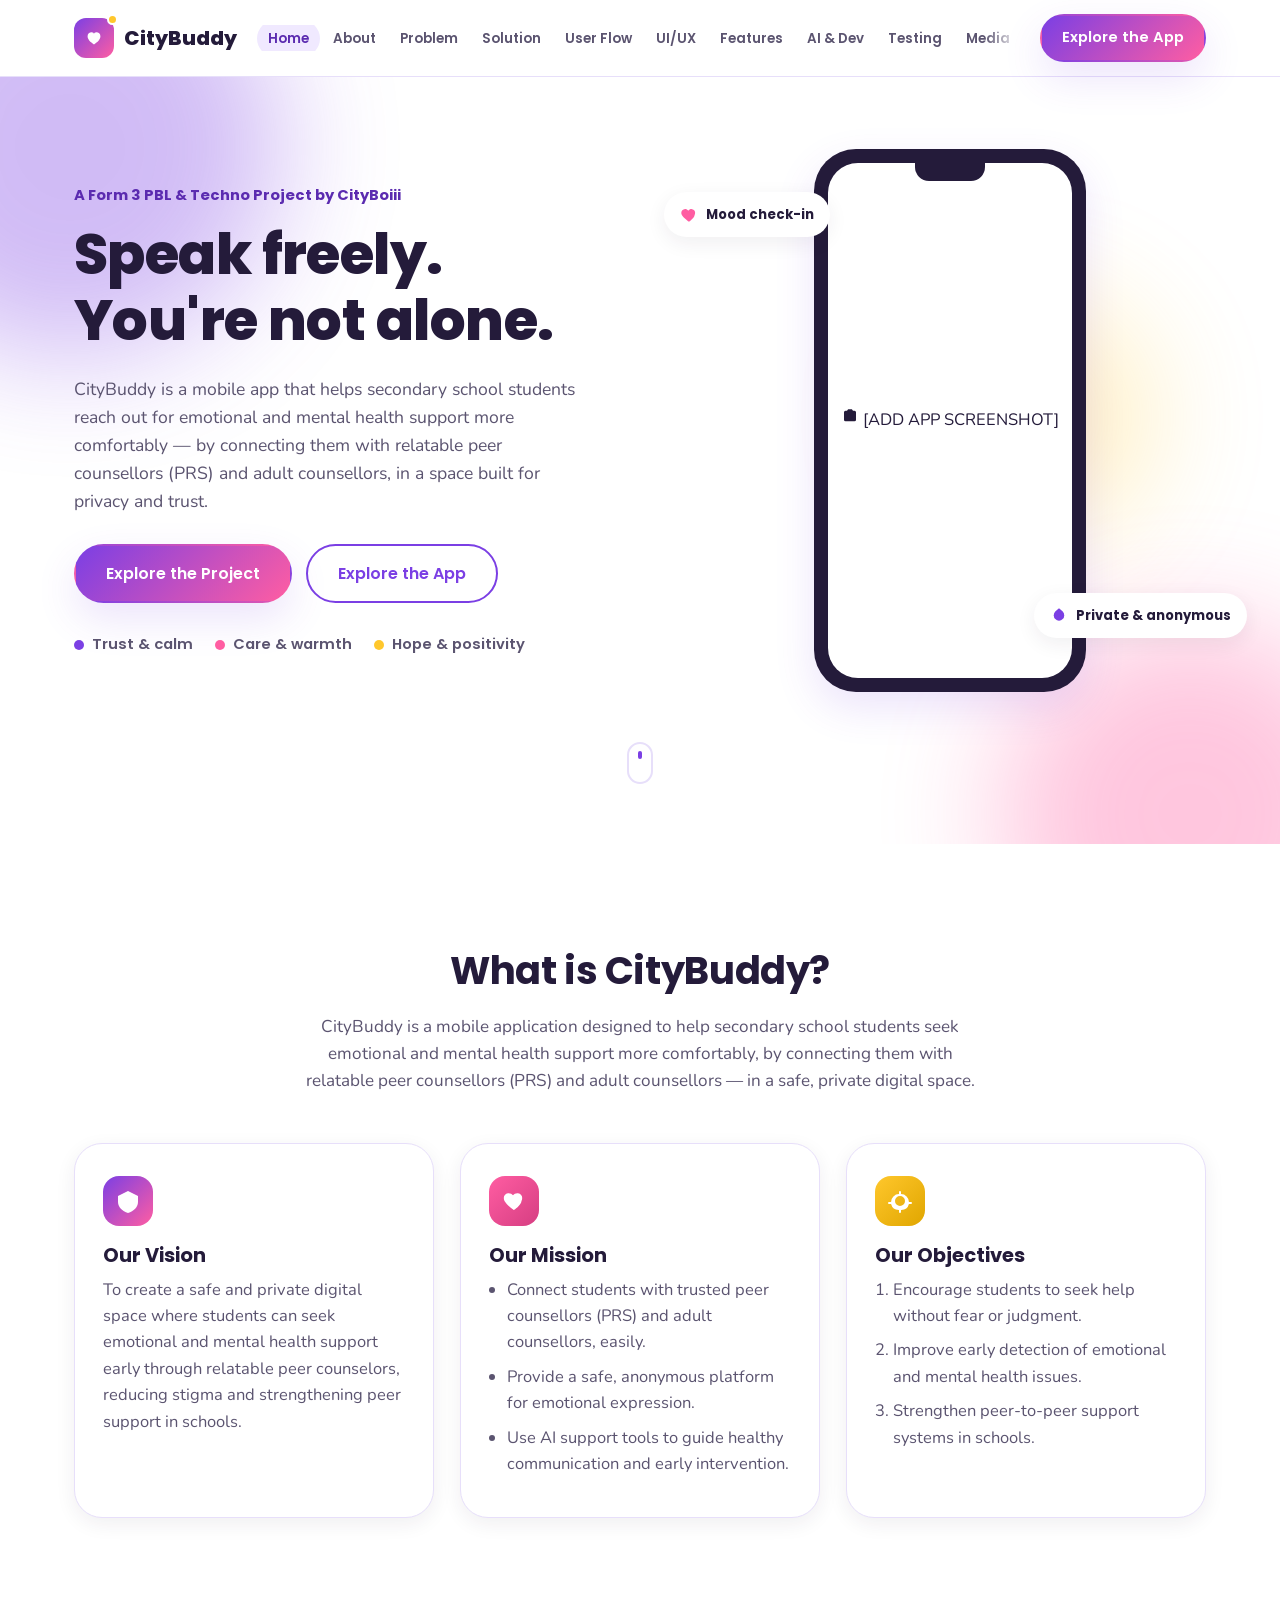
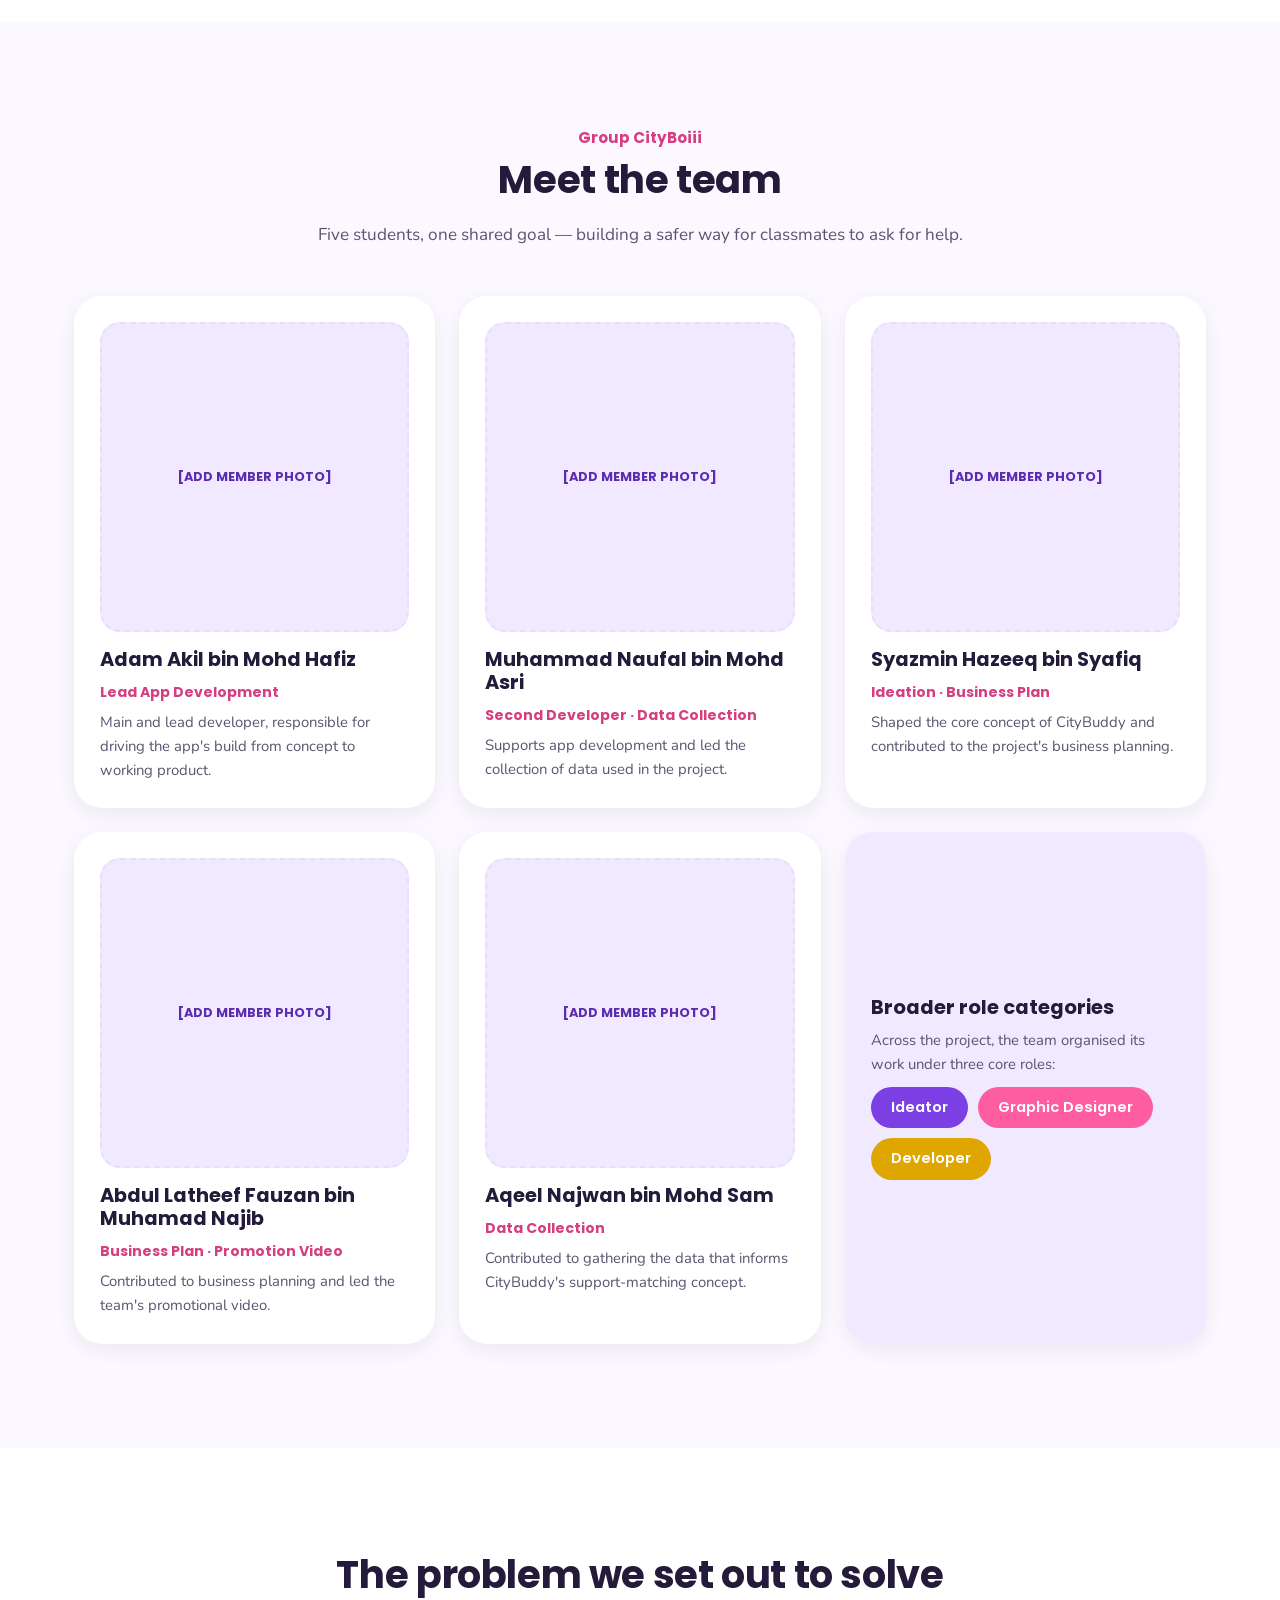
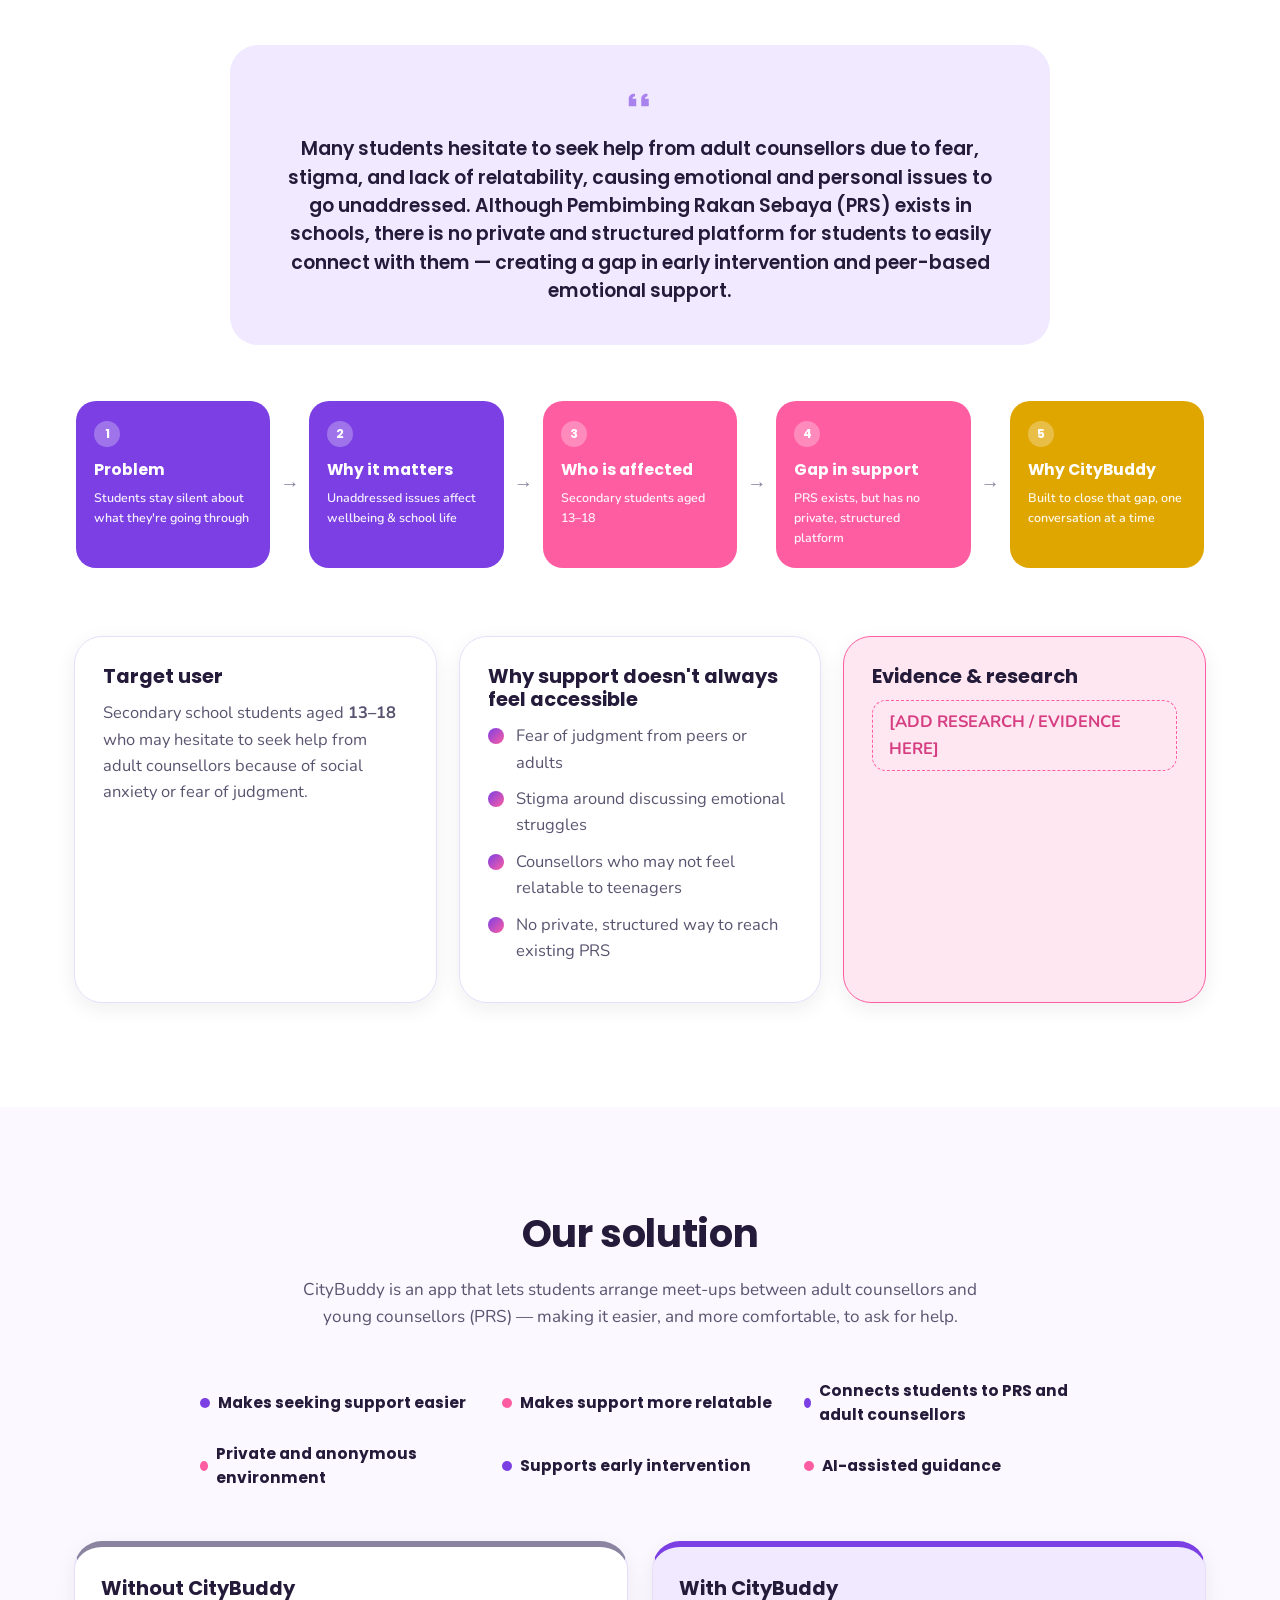
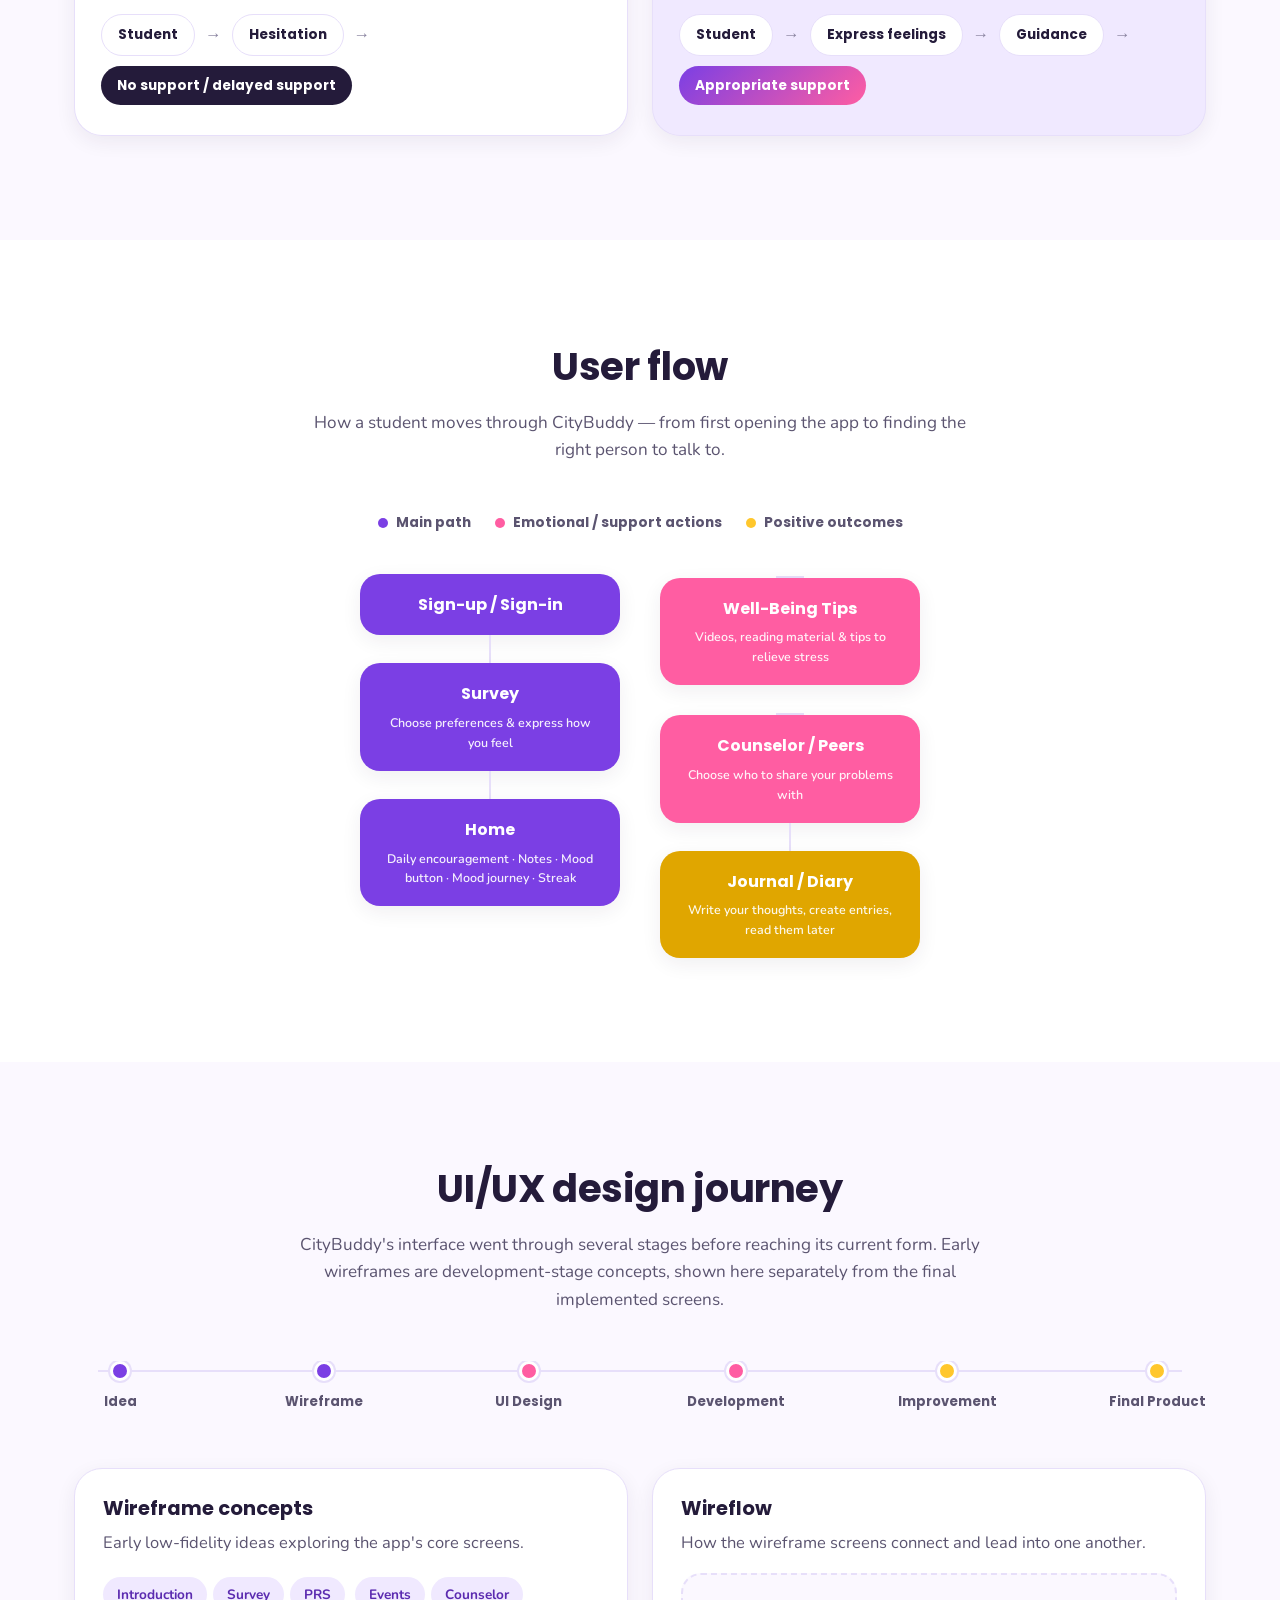
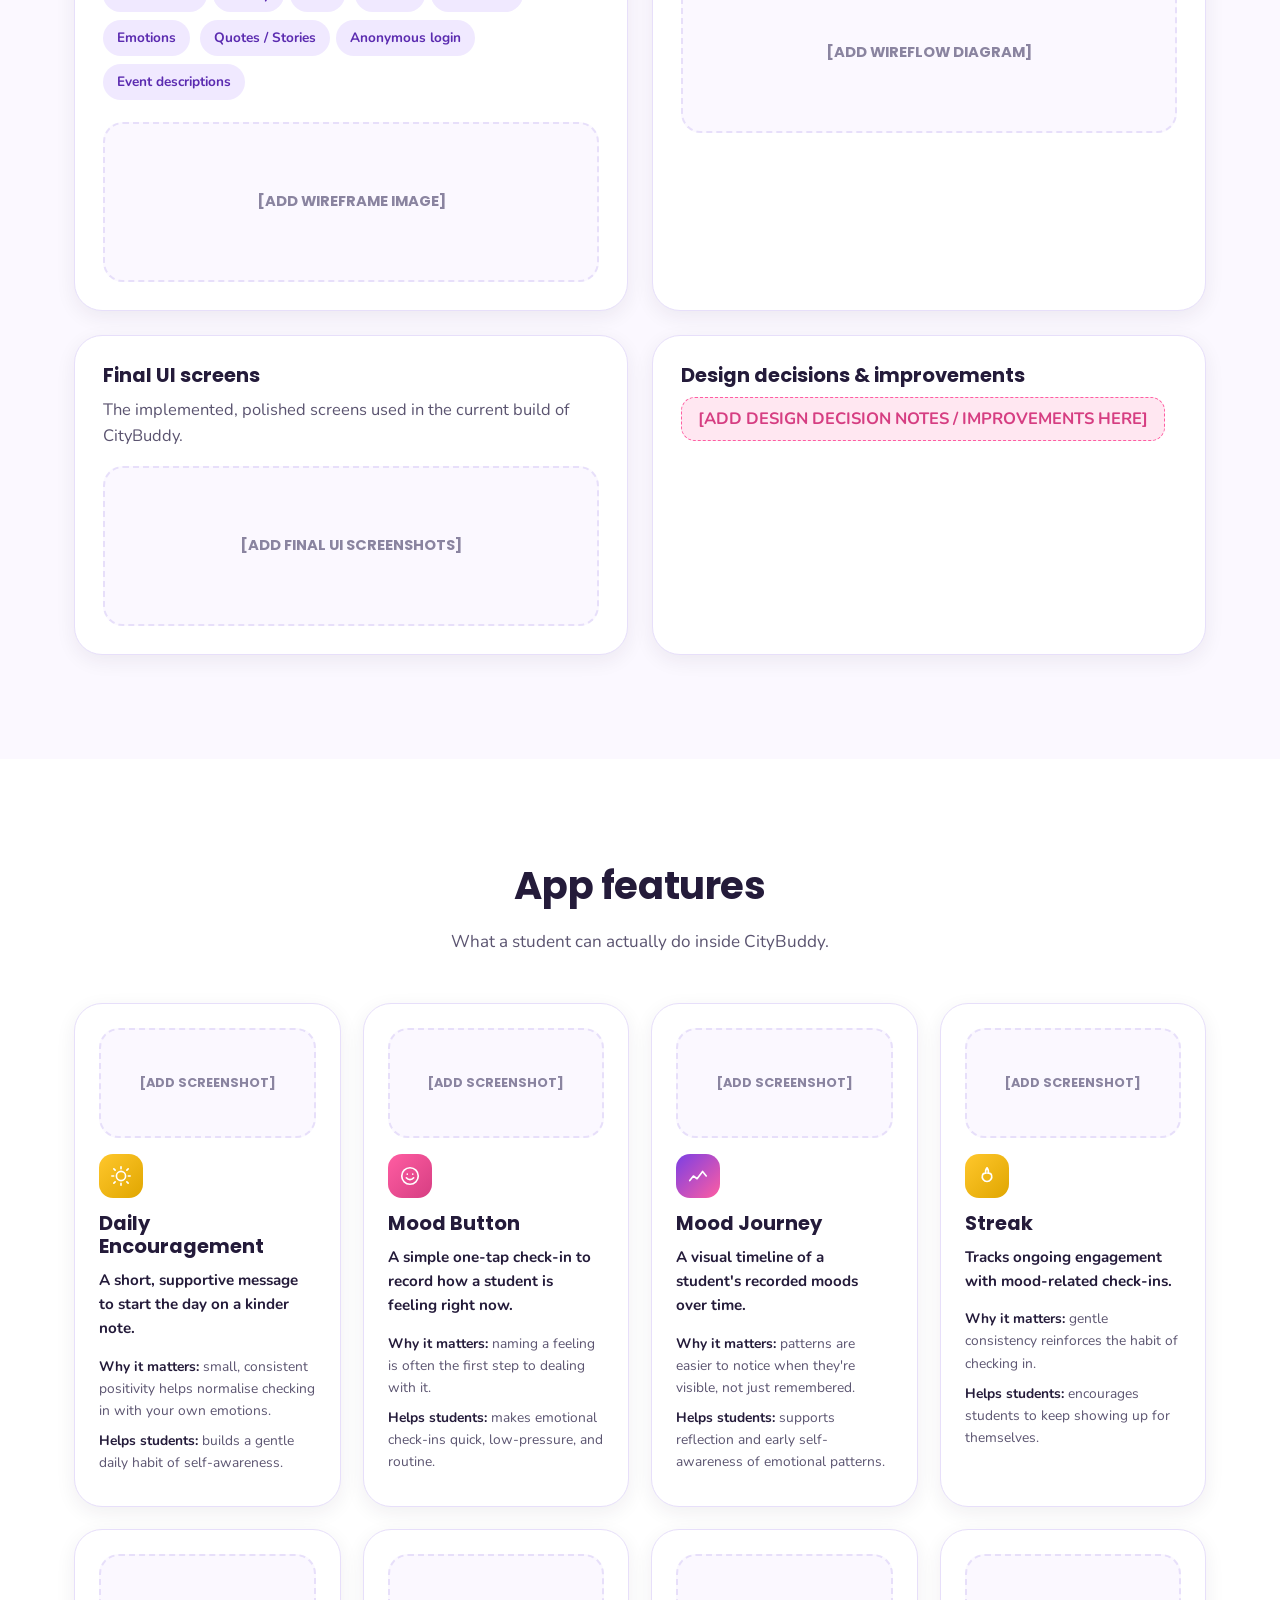
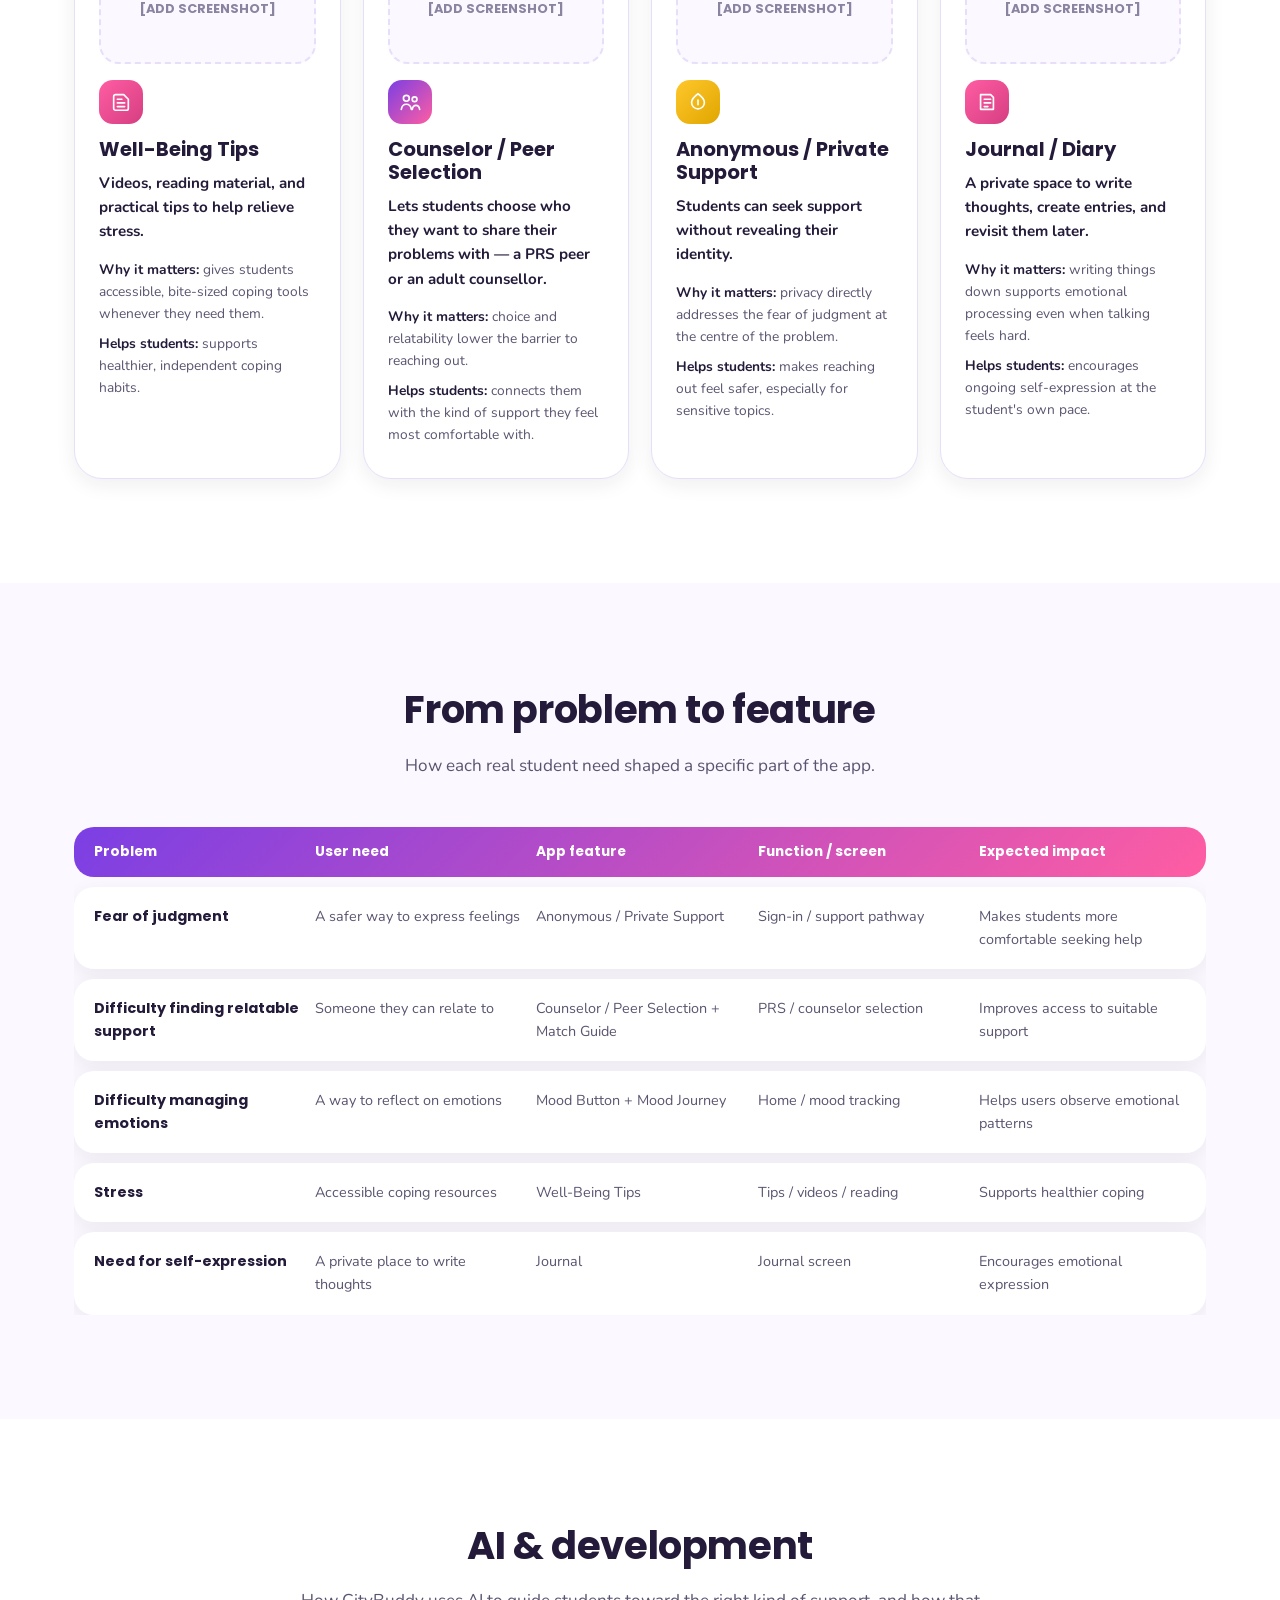
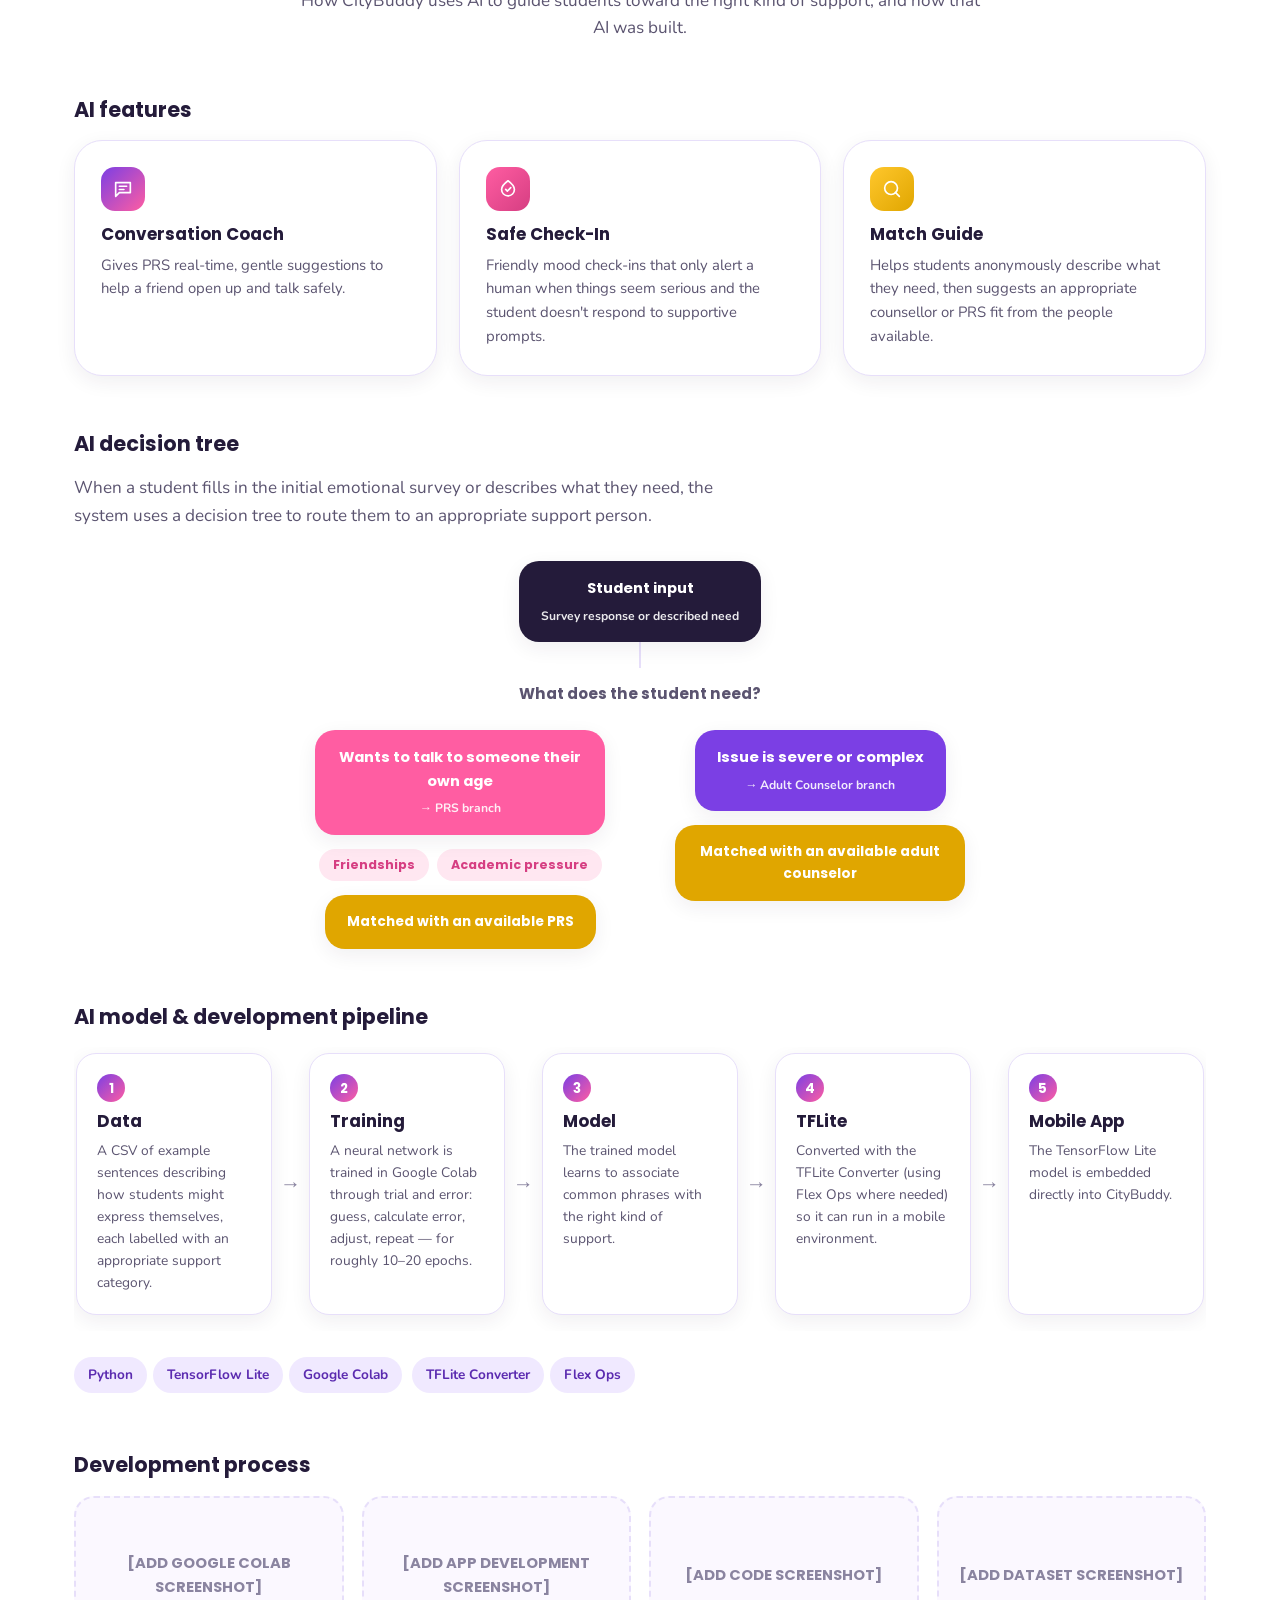
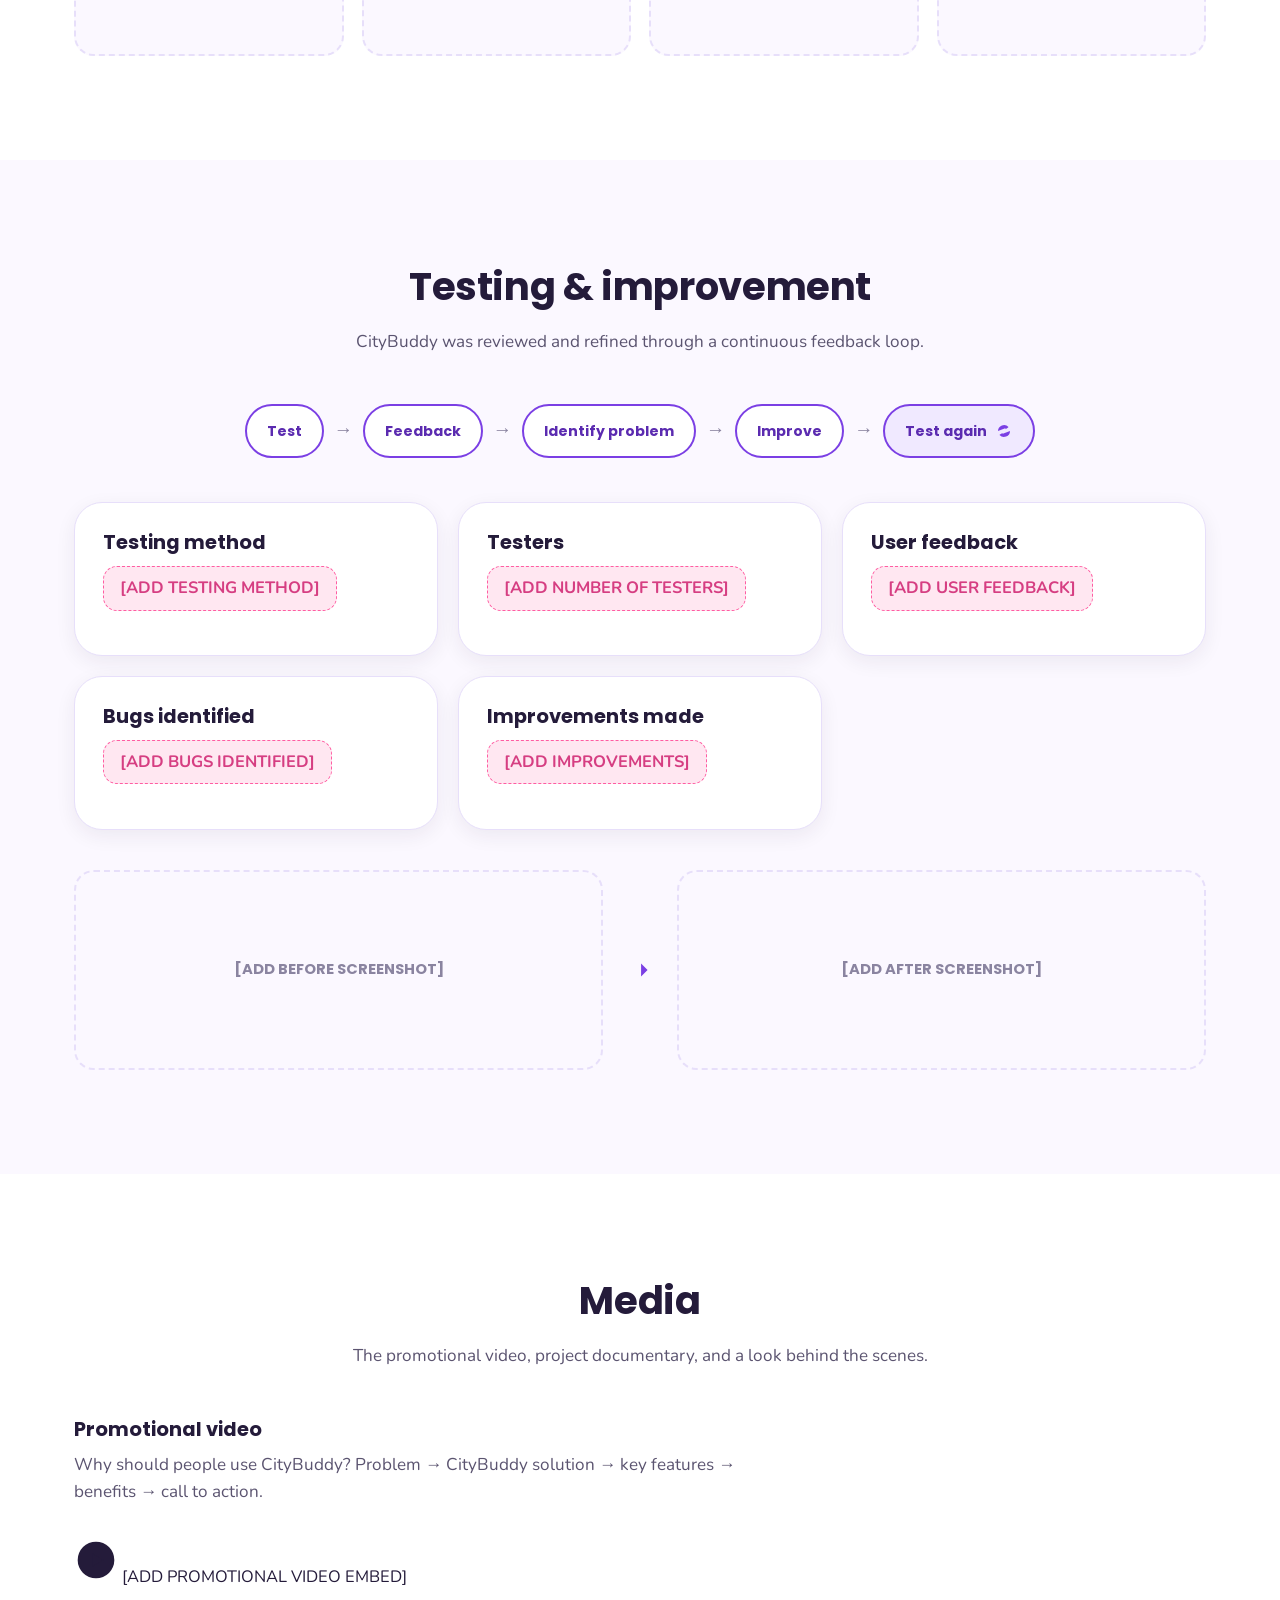
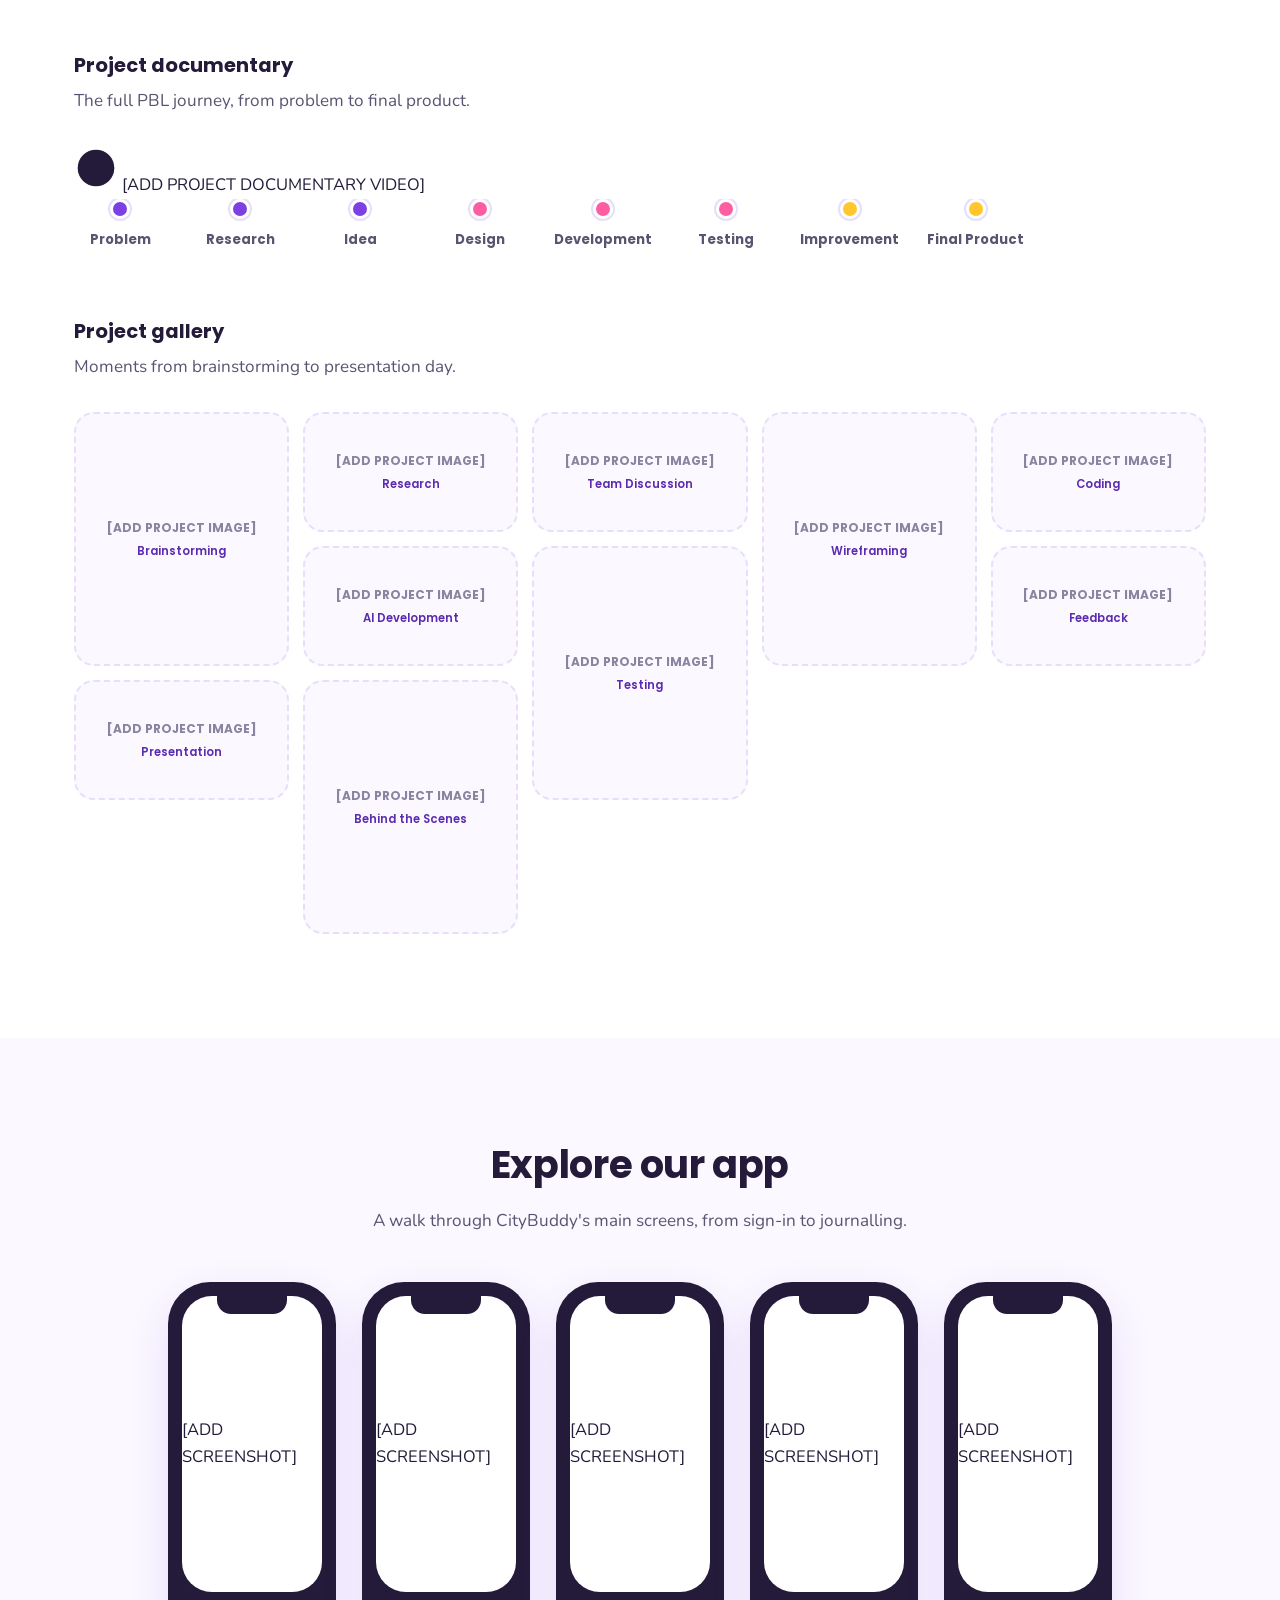
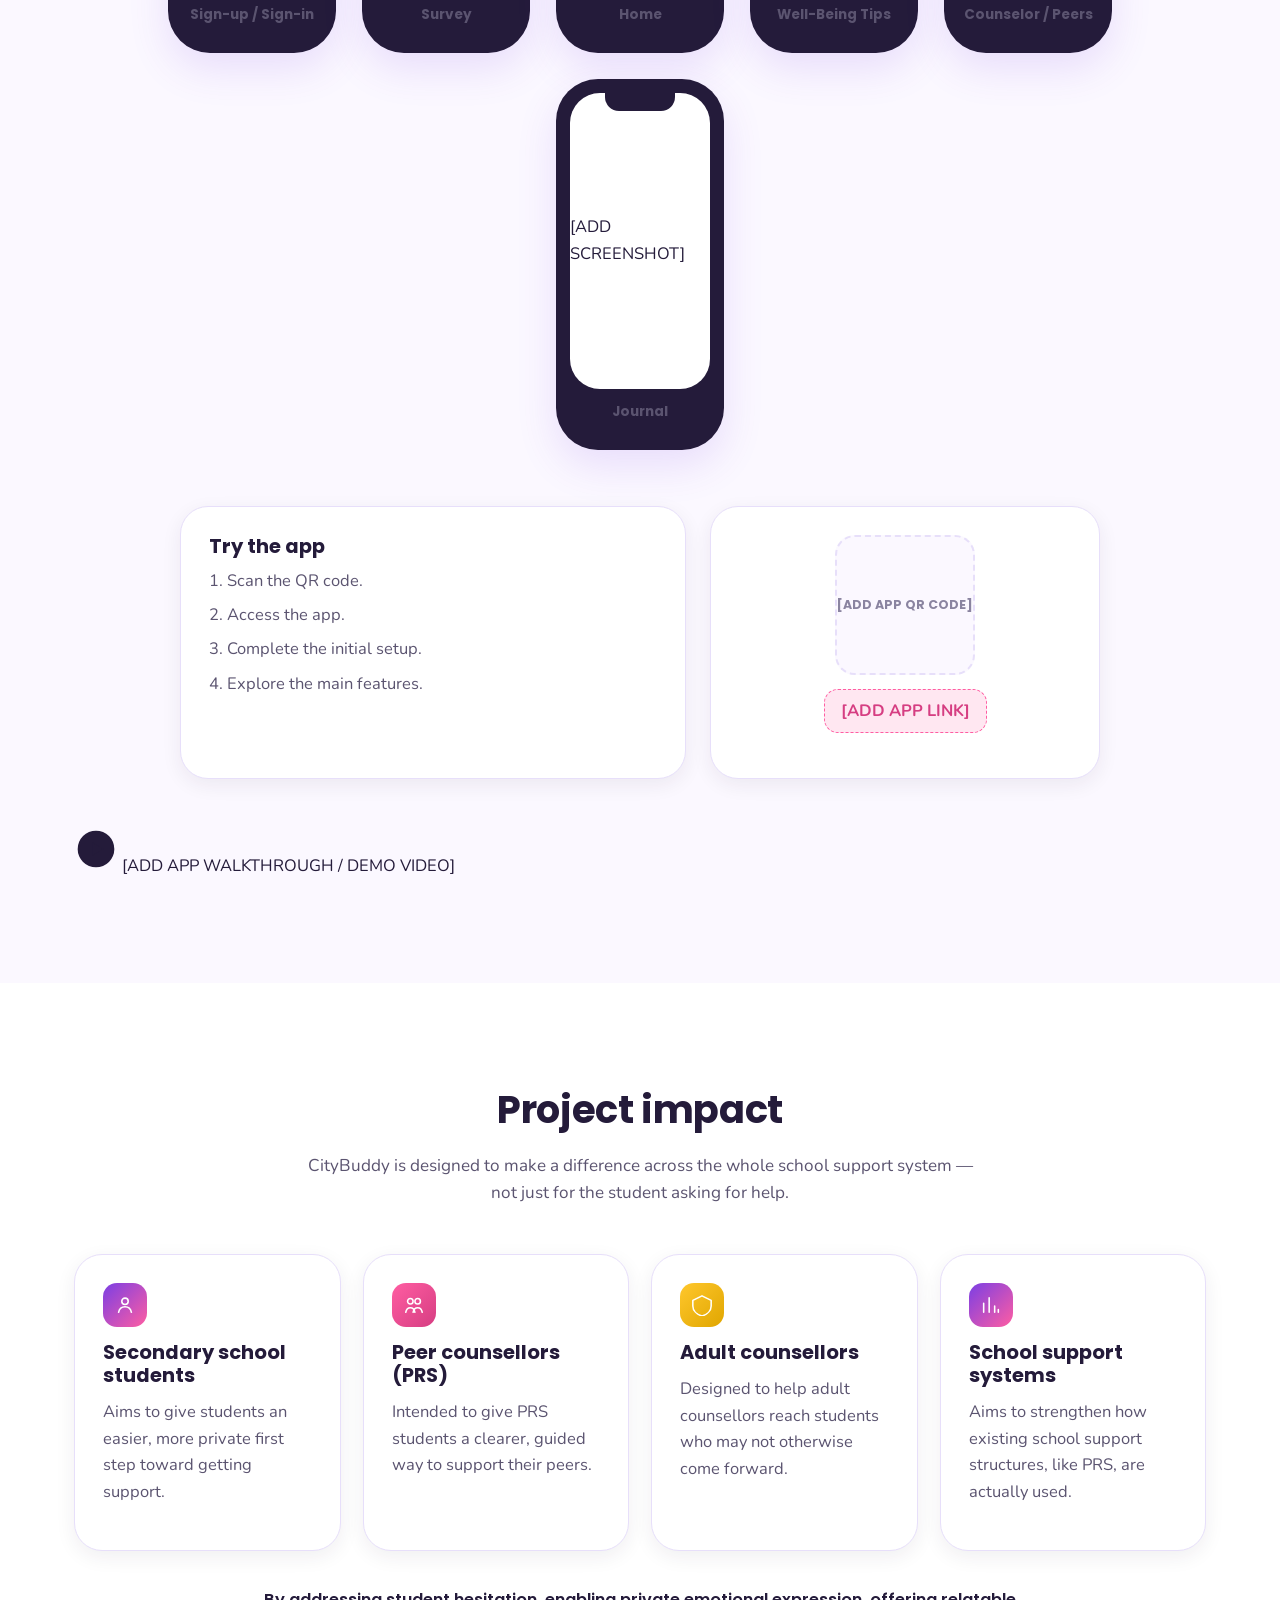
<file: index.html.html>
<!DOCTYPE html>
<html lang="en">
<head>
<meta charset="UTF-8">
<meta name="viewport" content="width=device-width, initial-scale=1.0">
<title>CityBuddy — Speak Freely. You're Not Alone.</title>
<meta name="description" content="CityBuddy is a mobile app that helps secondary school students find emotional support through relatable peer counsellors (PRS) and adult counsellors, in a safe, private space.">
<link rel="icon" href="data:image/svg+xml,%3Csvg xmlns='http://www.w3.org/2000/svg' viewBox='0 0 48 48'%3E%3Cdefs%3E%3ClinearGradient id='g' x1='0' y1='0' x2='1' y2='1'%3E%3Cstop offset='0' stop-color='%237B3FE4'/%3E%3Cstop offset='1' stop-color='%23FF5DA2'/%3E%3C/linearGradient%3E%3C/defs%3E%3Crect width='48' height='48' rx='14' fill='url(%23g)'/%3E%3Cpath d='M24 38c-8-5.5-14-11-14-18 0-5 4-8.5 9-8.5 3 0 4.7 1.6 5 4 .3-2.4 2-4 5-4 5 0 9 3.5 9 8.5 0 7-6 12.5-14 18z' fill='white'/%3E%3C/svg%3E">
<link rel="preconnect" href="https://fonts.googleapis.com">
<link rel="preconnect" href="https://fonts.gstatic.com" crossorigin>
<link href="https://fonts.googleapis.com/css2?family=Poppins:wght@500;600;700;800&family=Nunito:wght@400;600;700;800&display=swap" rel="stylesheet">
<link rel="stylesheet" href="style.css">
</head>
<body>

<a class="skip-link" href="#main">Skip to content</a>

<!-- ============ NAVIGATION ============ -->
<header class="site-header" id="siteHeader">
  <div class="nav-wrap container">
    <a href="#home" class="brand" aria-label="CityBuddy home">
      <span class="logo-badge" aria-hidden="true">
        <svg viewBox="0 0 48 48" class="logo-heart"><path d="M24 38c-8-5.5-14-11-14-18 0-5 4-8.5 9-8.5 3 0 4.7 1.6 5 4 .3-2.4 2-4 5-4 5 0 9 3.5 9 8.5 0 7-6 12.5-14 18z"/></svg>
        <span class="logo-spark"></span>
      </span>
      <span class="brand-name">CityBuddy</span>
    </a>

    <nav class="main-nav" id="mainNav" aria-label="Primary">
      <ul>
        <li><a href="#home" class="nav-link">Home</a></li>
        <li><a href="#about" class="nav-link">About</a></li>
        <li><a href="#problem" class="nav-link">Problem</a></li>
        <li><a href="#solution" class="nav-link">Solution</a></li>
        <li><a href="#userflow" class="nav-link">User Flow</a></li>
        <li><a href="#uiux" class="nav-link">UI/UX</a></li>
        <li><a href="#features" class="nav-link">Features</a></li>
        <li><a href="#ai" class="nav-link">AI &amp; Dev</a></li>
        <li><a href="#testing" class="nav-link">Testing</a></li>
        <li><a href="#media" class="nav-link">Media</a></li>
        <li><a href="#explore" class="nav-link">Explore App</a></li>
        <li><a href="#impact" class="nav-link">Impact</a></li>
        <li><a href="#documentation" class="nav-link">Documentation</a></li>
        <li><a href="#future" class="nav-link">Future</a></li>
      </ul>
    </nav>

    <a href="#explore" class="btn btn-primary btn-sm nav-cta">Explore the App</a>

    <button class="hamburger" id="hamburgerBtn" aria-label="Open menu" aria-expanded="false" aria-controls="mainNav">
      <span></span><span></span><span></span>
    </button>
  </div>
</header>

<main id="main">

<!-- ============ HOME / HERO ============ -->
<section class="hero" id="home">
  <div class="hero-blob blob-purple" aria-hidden="true"></div>
  <div class="hero-blob blob-pink" aria-hidden="true"></div>
  <div class="hero-blob blob-yellow" aria-hidden="true"></div>

  <div class="container hero-grid">
    <div class="hero-copy">
      <p class="hero-kicker">A Form 3 PBL &amp; Techno Project by <strong>CityBoiii</strong></p>
      <h1 class="hero-title">Speak freely.<br>You're not alone.</h1>
      <p class="hero-lede">CityBuddy is a mobile app that helps secondary school students reach out for emotional and mental health support more comfortably — by connecting them with relatable peer counsellors (PRS) and adult counsellors, in a space built for privacy and trust.</p>

      <div class="hero-actions">
        <a href="#about" class="btn btn-primary">Explore the Project</a>
        <a href="#explore" class="btn btn-outline">Explore the App</a>
      </div>

      <ul class="hero-pillars">
        <li><span class="dot dot-purple"></span>Trust &amp; calm</li>
        <li><span class="dot dot-pink"></span>Care &amp; warmth</li>
        <li><span class="dot dot-yellow"></span>Hope &amp; positivity</li>
      </ul>
    </div>

    <div class="hero-visual">
      <div class="phone-mock phone-mock-lg">
        <div class="phone-notch"></div>
        <div class="phone-screen placeholder-screen">
          <div class="ph-bar"></div>
          <div class="ph-block ph-block-wide"></div>
          <div class="ph-block ph-block-pair">
            <span></span><span></span>
          </div>
          <div class="ph-block ph-block-wide short"></div>
          <div class="placeholder-note">
            <svg viewBox="0 0 24 24" class="icon-sm"><path d="M4 7a2 2 0 0 1 2-2h2l1.5-2h5L16 5h2a2 2 0 0 1 2 2v10a2 2 0 0 1-2 2H6a2 2 0 0 1-2-2V7z"/><circle cx="12" cy="13" r="3.2"/></svg>
            [ADD APP SCREENSHOT]
          </div>
        </div>
      </div>
      <div class="float-card float-card-1">
        <svg viewBox="0 0 24 24" class="icon-sm icon-pink"><path d="M12 21s-7-4.6-9.5-9C.8 8.3 2.3 4.8 6 4.2c2-.3 3.8.6 5 2.1 1.2-1.5 3-2.4 5-2.1 3.7.6 5.2 4.1 3.5 7.8C19 16.4 12 21 12 21z"/></svg>
        <span>Mood check-in</span>
      </div>
      <div class="float-card float-card-2">
        <svg viewBox="0 0 24 24" class="icon-sm icon-purple"><path d="M12 3c4 3 7 5.5 7 9.5a7 7 0 0 1-14 0C5 8.5 8 6 12 3z"/></svg>
        <span>Private &amp; anonymous</span>
      </div>
    </div>
  </div>

  <div class="scroll-cue" aria-hidden="true"><span></span></div>
</section>

<!-- ============ ABOUT ============ -->
<section class="section" id="about">
  <div class="container">
    <div class="section-head">
      <h2>What is CityBuddy?</h2>
      <p class="section-sub">CityBuddy is a mobile application designed to help secondary school students seek emotional and mental health support more comfortably, by connecting them with relatable peer counsellors (PRS) and adult counsellors — in a safe, private digital space.</p>
    </div>

    <div class="vmo-grid">
      <article class="vmo-card">
        <div class="vmo-icon vmo-purple" aria-hidden="true">
          <svg viewBox="0 0 24 24"><path d="M12 2 2 7v6c0 5 4.2 9.3 10 11 5.8-1.7 10-6 10-11V7l-10-5z"/></svg>
        </div>
        <h3>Our Vision</h3>
        <p>To create a safe and private digital space where students can seek emotional and mental health support early through relatable peer counselors, reducing stigma and strengthening peer support in schools.</p>
      </article>

      <article class="vmo-card">
        <div class="vmo-icon vmo-pink" aria-hidden="true">
          <svg viewBox="0 0 24 24"><path d="M12 21s-7-4.6-9.5-9C.8 8.3 2.3 4.8 6 4.2c2-.3 3.8.6 5 2.1 1.2-1.5 3-2.4 5-2.1 3.7.6 5.2 4.1 3.5 7.8C19 16.4 12 21 12 21z"/></svg>
        </div>
        <h3>Our Mission</h3>
        <ul class="vmo-list">
          <li>Connect students with trusted peer counsellors (PRS) and adult counsellors, easily.</li>
          <li>Provide a safe, anonymous platform for emotional expression.</li>
          <li>Use AI support tools to guide healthy communication and early intervention.</li>
        </ul>
      </article>

      <article class="vmo-card">
        <div class="vmo-icon vmo-yellow" aria-hidden="true">
          <svg viewBox="0 0 24 24"><path d="M12 2a1 1 0 0 1 1 1v2.06A8 8 0 0 1 20.94 13H23a1 1 0 1 1 0 2h-2.06A8 8 0 0 1 13 20.94V23a1 1 0 1 1-2 0v-2.06A8 8 0 0 1 3.06 15H1a1 1 0 1 1 0-2h2.06A8 8 0 0 1 11 5.06V3a1 1 0 0 1 1-1zm0 5a5 5 0 1 0 0 10 5 5 0 0 0 0-10z"/></svg>
        </div>
        <h3>Our Objectives</h3>
        <ol class="vmo-list vmo-numbered">
          <li>Encourage students to seek help without fear or judgment.</li>
          <li>Improve early detection of emotional and mental health issues.</li>
          <li>Strengthen peer-to-peer support systems in schools.</li>
        </ol>
      </article>
    </div>
  </div>
</section>

<!-- ============ MEET THE TEAM ============ -->
<section class="section section-tint" id="team">
  <div class="container">
    <div class="section-head">
      <p class="eyebrow-soft">Group CityBoiii</p>
      <h2>Meet the team</h2>
      <p class="section-sub">Five students, one shared goal — building a safer way for classmates to ask for help.</p>
    </div>

    <div class="team-grid">
      <article class="team-card">
        <div class="team-photo"><span>[ADD MEMBER PHOTO]</span></div>
        <h3>Adam Akil bin Mohd Hafiz</h3>
        <p class="team-role">Lead App Development</p>
        <p class="team-desc">Main and lead developer, responsible for driving the app's build from concept to working product.</p>
      </article>

      <article class="team-card">
        <div class="team-photo"><span>[ADD MEMBER PHOTO]</span></div>
        <h3>Muhammad Naufal bin Mohd Asri</h3>
        <p class="team-role">Second Developer · Data Collection</p>
        <p class="team-desc">Supports app development and led the collection of data used in the project.</p>
      </article>

      <article class="team-card">
        <div class="team-photo"><span>[ADD MEMBER PHOTO]</span></div>
        <h3>Syazmin Hazeeq bin Syafiq</h3>
        <p class="team-role">Ideation · Business Plan</p>
        <p class="team-desc">Shaped the core concept of CityBuddy and contributed to the project's business planning.</p>
      </article>

      <article class="team-card">
        <div class="team-photo"><span>[ADD MEMBER PHOTO]</span></div>
        <h3>Abdul Latheef Fauzan bin Muhamad Najib</h3>
        <p class="team-role">Business Plan · Promotion Video</p>
        <p class="team-desc">Contributed to business planning and led the team's promotional video.</p>
      </article>

      <article class="team-card">
        <div class="team-photo"><span>[ADD MEMBER PHOTO]</span></div>
        <h3>Aqeel Najwan bin Mohd Sam</h3>
        <p class="team-role">Data Collection</p>
        <p class="team-desc">Contributed to gathering the data that informs CityBuddy's support-matching concept.</p>
      </article>

      <article class="team-card team-card-roles">
        <h3>Broader role categories</h3>
        <p class="team-desc">Across the project, the team organised its work under three core roles:</p>
        <div class="role-chips">
          <span class="chip chip-purple">Ideator</span>
          <span class="chip chip-pink">Graphic Designer</span>
          <span class="chip chip-yellow">Developer</span>
        </div>
      </article>
    </div>
  </div>
</section>

<!-- ============ PROBLEM ============ -->
<section class="section" id="problem">
  <div class="container">
    <div class="section-head">
      <h2>The problem we set out to solve</h2>
    </div>

    <div class="problem-statement">
      <svg viewBox="0 0 24 24" class="quote-mark" aria-hidden="true"><path d="M7 7c-2.2 0-4 1.8-4 4v6h6v-6H6c0-1.1.9-2 2-2V7zm10 0c-2.2 0-4 1.8-4 4v6h6v-6h-3c0-1.1.9-2 2-2V7z"/></svg>
      <p>Many students hesitate to seek help from adult counsellors due to fear, stigma, and lack of relatability, causing emotional and personal issues to go unaddressed. Although Pembimbing Rakan Sebaya (PRS) exists in schools, there is no private and structured platform for students to easily connect with them — creating a gap in early intervention and peer-based emotional support.</p>
    </div>

    <div class="flow-row problem-flow" role="list">
      <div class="flow-node flow-purple" role="listitem"><span class="flow-step">1</span>Problem<small>Students stay silent about what they're going through</small></div>
      <div class="flow-arrow" aria-hidden="true">→</div>
      <div class="flow-node flow-purple" role="listitem"><span class="flow-step">2</span>Why it matters<small>Unaddressed issues affect wellbeing &amp; school life</small></div>
      <div class="flow-arrow" aria-hidden="true">→</div>
      <div class="flow-node flow-pink" role="listitem"><span class="flow-step">3</span>Who is affected<small>Secondary students aged 13–18</small></div>
      <div class="flow-arrow" aria-hidden="true">→</div>
      <div class="flow-node flow-pink" role="listitem"><span class="flow-step">4</span>Gap in support<small>PRS exists, but has no private, structured platform</small></div>
      <div class="flow-arrow" aria-hidden="true">→</div>
      <div class="flow-node flow-yellow" role="listitem"><span class="flow-step">5</span>Why CityBuddy<small>Built to close that gap, one conversation at a time</small></div>
    </div>

    <div class="problem-grid">
      <div class="info-card">
        <h3>Target user</h3>
        <p>Secondary school students aged <strong>13–18</strong> who may hesitate to seek help from adult counsellors because of social anxiety or fear of judgment.</p>
      </div>
      <div class="info-card">
        <h3>Why support doesn't always feel accessible</h3>
        <ul class="check-list">
          <li>Fear of judgment from peers or adults</li>
          <li>Stigma around discussing emotional struggles</li>
          <li>Counsellors who may not feel relatable to teenagers</li>
          <li>No private, structured way to reach existing PRS</li>
        </ul>
      </div>
      <div class="info-card info-card-evidence">
        <h3>Evidence &amp; research</h3>
        <p class="placeholder-text">[ADD RESEARCH / EVIDENCE HERE]</p>
      </div>
    </div>
  </div>
</section>

<!-- ============ SOLUTION ============ -->
<section class="section section-tint" id="solution">
  <div class="container">
    <div class="section-head">
      <h2>Our solution</h2>
      <p class="section-sub">CityBuddy is an app that lets students arrange meet-ups between adult counsellors and young counsellors (PRS) — making it easier, and more comfortable, to ask for help.</p>
    </div>

    <div class="solution-points">
      <div class="solution-point"><span class="dot dot-purple"></span>Makes seeking support easier</div>
      <div class="solution-point"><span class="dot dot-pink"></span>Makes support more relatable</div>
      <div class="solution-point"><span class="dot dot-purple"></span>Connects students to PRS and adult counsellors</div>
      <div class="solution-point"><span class="dot dot-pink"></span>Private and anonymous environment</div>
      <div class="solution-point"><span class="dot dot-purple"></span>Supports early intervention</div>
      <div class="solution-point"><span class="dot dot-pink"></span>AI-assisted guidance</div>
    </div>

    <div class="compare-grid">
      <div class="compare-card compare-without">
        <h3>Without CityBuddy</h3>
        <div class="compare-path">
          <span class="compare-chip">Student</span>
          <span class="compare-arrow">→</span>
          <span class="compare-chip">Hesitation</span>
          <span class="compare-arrow">→</span>
          <span class="compare-chip compare-end">No support / delayed support</span>
        </div>
      </div>
      <div class="compare-card compare-with">
        <h3>With CityBuddy</h3>
        <div class="compare-path">
          <span class="compare-chip">Student</span>
          <span class="compare-arrow">→</span>
          <span class="compare-chip">Express feelings</span>
          <span class="compare-arrow">→</span>
          <span class="compare-chip">Guidance</span>
          <span class="compare-arrow">→</span>
          <span class="compare-chip compare-end compare-end-good">Appropriate support</span>
        </div>
      </div>
    </div>
  </div>
</section>

<!-- ============ USER FLOW ============ -->
<section class="section" id="userflow">
  <div class="container">
    <div class="section-head">
      <h2>User flow</h2>
      <p class="section-sub">How a student moves through CityBuddy — from first opening the app to finding the right person to talk to.</p>
    </div>

    <div class="legend-row">
      <span><span class="dot dot-purple"></span>Main path</span>
      <span><span class="dot dot-pink"></span>Emotional / support actions</span>
      <span><span class="dot dot-yellow"></span>Positive outcomes</span>
    </div>

    <div class="userflow-diagram">
      <div class="uf-col">
        <div class="uf-node uf-purple">Sign-up / Sign-in</div>
        <div class="uf-connector" aria-hidden="true"></div>
        <div class="uf-node uf-purple">Survey<small>Choose preferences &amp; express how you feel</small></div>
        <div class="uf-connector" aria-hidden="true"></div>
        <div class="uf-node uf-purple">Home<small>Daily encouragement · Notes · Mood button · Mood journey · Streak</small></div>
      </div>

      <div class="uf-branches">
        <div class="uf-branch">
          <div class="uf-connector uf-connector-h" aria-hidden="true"></div>
          <div class="uf-node uf-pink">Well-Being Tips<small>Videos, reading material &amp; tips to relieve stress</small></div>
        </div>
        <div class="uf-branch">
          <div class="uf-connector uf-connector-h" aria-hidden="true"></div>
          <div class="uf-node uf-pink">Counselor / Peers<small>Choose who to share your problems with</small></div>
          <div class="uf-connector" aria-hidden="true"></div>
          <div class="uf-node uf-yellow">Journal / Diary<small>Write your thoughts, create entries, read them later</small></div>
        </div>
      </div>
    </div>
  </div>
</section>

<!-- ============ UI / UX ============ -->
<section class="section section-tint" id="uiux">
  <div class="container">
    <div class="section-head">
      <h2>UI/UX design journey</h2>
      <p class="section-sub">CityBuddy's interface went through several stages before reaching its current form. Early wireframes are development-stage concepts, shown here separately from the final implemented screens.</p>
    </div>

    <div class="timeline-row">
      <div class="timeline-node"><span class="timeline-dot dot-purple"></span>Idea</div>
      <div class="timeline-node"><span class="timeline-dot dot-purple"></span>Wireframe</div>
      <div class="timeline-node"><span class="timeline-dot dot-pink"></span>UI Design</div>
      <div class="timeline-node"><span class="timeline-dot dot-pink"></span>Development</div>
      <div class="timeline-node"><span class="timeline-dot dot-yellow"></span>Improvement</div>
      <div class="timeline-node"><span class="timeline-dot dot-yellow"></span>Final Product</div>
    </div>

    <div class="uiux-grid">
      <article class="uiux-card">
        <h3>Wireframe concepts</h3>
        <p>Early low-fidelity ideas exploring the app's core screens.</p>
        <div class="tag-row">
          <span class="tag">Introduction</span><span class="tag">Survey</span><span class="tag">PRS</span>
          <span class="tag">Events</span><span class="tag">Counselor</span><span class="tag">Emotions</span>
          <span class="tag">Quotes / Stories</span><span class="tag">Anonymous login</span><span class="tag">Event descriptions</span>
        </div>
        <div class="placeholder-box">[ADD WIREFRAME IMAGE]</div>
      </article>

      <article class="uiux-card">
        <h3>Wireflow</h3>
        <p>How the wireframe screens connect and lead into one another.</p>
        <div class="placeholder-box">[ADD WIREFLOW DIAGRAM]</div>
      </article>

      <article class="uiux-card">
        <h3>Final UI screens</h3>
        <p>The implemented, polished screens used in the current build of CityBuddy.</p>
        <div class="placeholder-box">[ADD FINAL UI SCREENSHOTS]</div>
      </article>

      <article class="uiux-card">
        <h3>Design decisions &amp; improvements</h3>
        <p class="placeholder-text">[ADD DESIGN DECISION NOTES / IMPROVEMENTS HERE]</p>
      </article>
    </div>
  </div>
</section>

<!-- ============ FEATURES ============ -->
<section class="section" id="features">
  <div class="container">
    <div class="section-head">
      <h2>App features</h2>
      <p class="section-sub">What a student can actually do inside CityBuddy.</p>
    </div>

    <div class="feature-grid">
      <article class="feature-card">
        <div class="feature-shot placeholder-box small">[ADD SCREENSHOT]</div>
        <div class="feature-icon icon-bg-yellow"><svg viewBox="0 0 24 24"><path d="M12 17a5 5 0 1 0 0-10 5 5 0 0 0 0 10zm0-15v2M12 20v2M4.2 4.2l1.4 1.4M18.4 18.4l1.4 1.4M2 12h2M20 12h2M4.2 19.8l1.4-1.4M18.4 5.6l1.4-1.4"/></svg></div>
        <h3>Daily Encouragement</h3>
        <p class="feature-what">A short, supportive message to start the day on a kinder note.</p>
        <p class="feature-why"><strong>Why it matters:</strong> small, consistent positivity helps normalise checking in with your own emotions.</p>
        <p class="feature-how"><strong>Helps students:</strong> builds a gentle daily habit of self-awareness.</p>
      </article>

      <article class="feature-card">
        <div class="feature-shot placeholder-box small">[ADD SCREENSHOT]</div>
        <div class="feature-icon icon-bg-pink"><svg viewBox="0 0 24 24"><circle cx="12" cy="12" r="9"/><path d="M8 14s1.5 2 4 2 4-2 4-2M9 10h.01M15 10h.01"/></svg></div>
        <h3>Mood Button</h3>
        <p class="feature-what">A simple one-tap check-in to record how a student is feeling right now.</p>
        <p class="feature-why"><strong>Why it matters:</strong> naming a feeling is often the first step to dealing with it.</p>
        <p class="feature-how"><strong>Helps students:</strong> makes emotional check-ins quick, low-pressure, and routine.</p>
      </article>

      <article class="feature-card">
        <div class="feature-shot placeholder-box small">[ADD SCREENSHOT]</div>
        <div class="feature-icon icon-bg-purple"><svg viewBox="0 0 24 24"><path d="M3 17l4-5 4 3 6-8 4 5"/></svg></div>
        <h3>Mood Journey</h3>
        <p class="feature-what">A visual timeline of a student's recorded moods over time.</p>
        <p class="feature-why"><strong>Why it matters:</strong> patterns are easier to notice when they're visible, not just remembered.</p>
        <p class="feature-how"><strong>Helps students:</strong> supports reflection and early self-awareness of emotional patterns.</p>
      </article>

      <article class="feature-card">
        <div class="feature-shot placeholder-box small">[ADD SCREENSHOT]</div>
        <div class="feature-icon icon-bg-yellow"><svg viewBox="0 0 24 24"><path d="M12 3c2 3 2 4.5 1 6 2-.3 3.5.6 4 2.3 1 3.4-1.6 6.7-5 6.7s-6-3.3-5-6.7c.5-1.7 2-2.6 4-2.3-1-1.5-1-3 1-6z"/></svg></div>
        <h3>Streak</h3>
        <p class="feature-what">Tracks ongoing engagement with mood-related check-ins.</p>
        <p class="feature-why"><strong>Why it matters:</strong> gentle consistency reinforces the habit of checking in.</p>
        <p class="feature-how"><strong>Helps students:</strong> encourages students to keep showing up for themselves.</p>
      </article>

      <article class="feature-card">
        <div class="feature-shot placeholder-box small">[ADD SCREENSHOT]</div>
        <div class="feature-icon icon-bg-pink"><svg viewBox="0 0 24 24"><path d="M4 19V6a2 2 0 0 1 2-2h9l5 5v10a2 2 0 0 1-2 2H6a2 2 0 0 1-2-2z"/><path d="M8 9h5M8 13h8M8 17h8"/></svg></div>
        <h3>Well-Being Tips</h3>
        <p class="feature-what">Videos, reading material, and practical tips to help relieve stress.</p>
        <p class="feature-why"><strong>Why it matters:</strong> gives students accessible, bite-sized coping tools whenever they need them.</p>
        <p class="feature-how"><strong>Helps students:</strong> supports healthier, independent coping habits.</p>
      </article>

      <article class="feature-card">
        <div class="feature-shot placeholder-box small">[ADD SCREENSHOT]</div>
        <div class="feature-icon icon-bg-purple"><svg viewBox="0 0 24 24"><circle cx="8" cy="8" r="3.2"/><circle cx="17" cy="9" r="2.6"/><path d="M2.5 20c.6-3.4 3-5.5 5.5-5.5s4.9 2.1 5.5 5.5M14.5 20c.4-2.6 2-4.3 4-4.3s3.6 1.7 4 4.3"/></svg></div>
        <h3>Counselor / Peer Selection</h3>
        <p class="feature-what">Lets students choose who they want to share their problems with — a PRS peer or an adult counsellor.</p>
        <p class="feature-why"><strong>Why it matters:</strong> choice and relatability lower the barrier to reaching out.</p>
        <p class="feature-how"><strong>Helps students:</strong> connects them with the kind of support they feel most comfortable with.</p>
      </article>

      <article class="feature-card">
        <div class="feature-shot placeholder-box small">[ADD SCREENSHOT]</div>
        <div class="feature-icon icon-bg-yellow"><svg viewBox="0 0 24 24"><path d="M12 3c4 3 7 5.5 7 9.5a7 7 0 0 1-14 0C5 8.5 8 6 12 3z"/><path d="M12 10v5"/></svg></div>
        <h3>Anonymous / Private Support</h3>
        <p class="feature-what">Students can seek support without revealing their identity.</p>
        <p class="feature-why"><strong>Why it matters:</strong> privacy directly addresses the fear of judgment at the centre of the problem.</p>
        <p class="feature-how"><strong>Helps students:</strong> makes reaching out feel safer, especially for sensitive topics.</p>
      </article>

      <article class="feature-card">
        <div class="feature-shot placeholder-box small">[ADD SCREENSHOT]</div>
        <div class="feature-icon icon-bg-pink"><svg viewBox="0 0 24 24"><path d="M5 4h11l3 3v13H5z"/><path d="M9 9h7M9 13h7M9 17h4"/></svg></div>
        <h3>Journal / Diary</h3>
        <p class="feature-what">A private space to write thoughts, create entries, and revisit them later.</p>
        <p class="feature-why"><strong>Why it matters:</strong> writing things down supports emotional processing even when talking feels hard.</p>
        <p class="feature-how"><strong>Helps students:</strong> encourages ongoing self-expression at the student's own pace.</p>
      </article>
    </div>
  </div>
</section>

<!-- ============ FEATURE MAPPING ============ -->
<section class="section section-tint" id="feature-mapping">
  <div class="container">
    <div class="section-head">
      <h2>From problem to feature</h2>
      <p class="section-sub">How each real student need shaped a specific part of the app.</p>
    </div>

    <div class="mapping-table" role="table">
      <div class="mapping-row mapping-head" role="row">
        <span role="columnheader">Problem</span>
        <span role="columnheader">User need</span>
        <span role="columnheader">App feature</span>
        <span role="columnheader">Function / screen</span>
        <span role="columnheader">Expected impact</span>
      </div>

      <div class="mapping-row" role="row">
        <span role="cell" data-label="Problem">Fear of judgment</span>
        <span role="cell" data-label="User need">A safer way to express feelings</span>
        <span role="cell" data-label="App feature">Anonymous / Private Support</span>
        <span role="cell" data-label="Function / screen">Sign-in / support pathway</span>
        <span role="cell" data-label="Expected impact">Makes students more comfortable seeking help</span>
      </div>

      <div class="mapping-row" role="row">
        <span role="cell" data-label="Problem">Difficulty finding relatable support</span>
        <span role="cell" data-label="User need">Someone they can relate to</span>
        <span role="cell" data-label="App feature">Counselor / Peer Selection + Match Guide</span>
        <span role="cell" data-label="Function / screen">PRS / counselor selection</span>
        <span role="cell" data-label="Expected impact">Improves access to suitable support</span>
      </div>

      <div class="mapping-row" role="row">
        <span role="cell" data-label="Problem">Difficulty managing emotions</span>
        <span role="cell" data-label="User need">A way to reflect on emotions</span>
        <span role="cell" data-label="App feature">Mood Button + Mood Journey</span>
        <span role="cell" data-label="Function / screen">Home / mood tracking</span>
        <span role="cell" data-label="Expected impact">Helps users observe emotional patterns</span>
      </div>

      <div class="mapping-row" role="row">
        <span role="cell" data-label="Problem">Stress</span>
        <span role="cell" data-label="User need">Accessible coping resources</span>
        <span role="cell" data-label="App feature">Well-Being Tips</span>
        <span role="cell" data-label="Function / screen">Tips / videos / reading</span>
        <span role="cell" data-label="Expected impact">Supports healthier coping</span>
      </div>

      <div class="mapping-row" role="row">
        <span role="cell" data-label="Problem">Need for self-expression</span>
        <span role="cell" data-label="User need">A private place to write thoughts</span>
        <span role="cell" data-label="App feature">Journal</span>
        <span role="cell" data-label="Function / screen">Journal screen</span>
        <span role="cell" data-label="Expected impact">Encourages emotional expression</span>
      </div>
    </div>
  </div>
</section>

<!-- ============ AI & DEVELOPMENT ============ -->
<section class="section" id="ai">
  <div class="container">
    <div class="section-head">
      <h2>AI &amp; development</h2>
      <p class="section-sub">How CityBuddy uses AI to guide students toward the right kind of support, and how that AI was built.</p>
    </div>

    <h3 class="subsection-title">AI features</h3>
    <div class="ai-grid">
      <article class="ai-card">
        <div class="feature-icon icon-bg-purple"><svg viewBox="0 0 24 24"><path d="M4 5h16v11H8l-4 4z"/><path d="M8 9h8M8 12.5h5"/></svg></div>
        <h4>Conversation Coach</h4>
        <p>Gives PRS real-time, gentle suggestions to help a friend open up and talk safely.</p>
      </article>
      <article class="ai-card">
        <div class="feature-icon icon-bg-pink"><svg viewBox="0 0 24 24"><path d="M12 3c4 3 7 5.5 7 9.5a7 7 0 0 1-14 0C5 8.5 8 6 12 3z"/><path d="M9.5 12.5l1.8 1.8L15 10.5"/></svg></div>
        <h4>Safe Check-In</h4>
        <p>Friendly mood check-ins that only alert a human when things seem serious and the student doesn't respond to supportive prompts.</p>
      </article>
      <article class="ai-card">
        <div class="feature-icon icon-bg-yellow"><svg viewBox="0 0 24 24"><circle cx="11" cy="11" r="7"/><path d="M20 20l-4.3-4.3"/></svg></div>
        <h4>Match Guide</h4>
        <p>Helps students anonymously describe what they need, then suggests an appropriate counsellor or PRS fit from the people available.</p>
      </article>
    </div>

    <h3 class="subsection-title">AI decision tree</h3>
    <p class="section-sub section-sub-left">When a student fills in the initial emotional survey or describes what they need, the system uses a decision tree to route them to an appropriate support person.</p>

    <div class="decision-tree">
      <div class="dt-node dt-root">Student input<small>Survey response or described need</small></div>
      <div class="dt-connector" aria-hidden="true"></div>
      <div class="dt-question">What does the student need?</div>
      <div class="dt-level">
        <div class="dt-branch">
          <div class="dt-node dt-prs">Wants to talk to someone their own age<small>→ PRS branch</small></div>
          <div class="dt-sub">
            <span class="dt-leaf">Friendships</span>
            <span class="dt-leaf">Academic pressure</span>
          </div>
          <div class="dt-node dt-result">Matched with an available PRS</div>
        </div>
        <div class="dt-branch">
          <div class="dt-node dt-counselor">Issue is severe or complex<small>→ Adult Counselor branch</small></div>
          <div class="dt-node dt-result">Matched with an available adult counselor</div>
        </div>
      </div>
    </div>

    <h3 class="subsection-title">AI model &amp; development pipeline</h3>
    <div class="pipeline-row">
      <div class="pipeline-node">
        <span class="pipeline-num">1</span>
        <h4>Data</h4>
        <p>A CSV of example sentences describing how students might express themselves, each labelled with an appropriate support category.</p>
      </div>
      <div class="pipeline-arrow" aria-hidden="true">→</div>
      <div class="pipeline-node">
        <span class="pipeline-num">2</span>
        <h4>Training</h4>
        <p>A neural network is trained in Google Colab through trial and error: guess, calculate error, adjust, repeat — for roughly 10–20 epochs.</p>
      </div>
      <div class="pipeline-arrow" aria-hidden="true">→</div>
      <div class="pipeline-node">
        <span class="pipeline-num">3</span>
        <h4>Model</h4>
        <p>The trained model learns to associate common phrases with the right kind of support.</p>
      </div>
      <div class="pipeline-arrow" aria-hidden="true">→</div>
      <div class="pipeline-node">
        <span class="pipeline-num">4</span>
        <h4>TFLite</h4>
        <p>Converted with the TFLite Converter (using Flex Ops where needed) so it can run in a mobile environment.</p>
      </div>
      <div class="pipeline-arrow" aria-hidden="true">→</div>
      <div class="pipeline-node">
        <span class="pipeline-num">5</span>
        <h4>Mobile App</h4>
        <p>The TensorFlow Lite model is embedded directly into CityBuddy.</p>
      </div>
    </div>

    <div class="tool-chips">
      <span class="tag">Python</span><span class="tag">TensorFlow Lite</span><span class="tag">Google Colab</span>
      <span class="tag">TFLite Converter</span><span class="tag">Flex Ops</span>
    </div>

    <h3 class="subsection-title">Development process</h3>
    <div class="dev-grid">
      <div class="placeholder-box">[ADD GOOGLE COLAB SCREENSHOT]</div>
      <div class="placeholder-box">[ADD APP DEVELOPMENT SCREENSHOT]</div>
      <div class="placeholder-box">[ADD CODE SCREENSHOT]</div>
      <div class="placeholder-box">[ADD DATASET SCREENSHOT]</div>
    </div>
  </div>
</section>

<!-- ============ TESTING ============ -->
<section class="section section-tint" id="testing">
  <div class="container">
    <div class="section-head">
      <h2>Testing &amp; improvement</h2>
      <p class="section-sub">CityBuddy was reviewed and refined through a continuous feedback loop.</p>
    </div>

    <div class="loop-row">
      <div class="loop-node">Test</div>
      <div class="loop-arrow" aria-hidden="true">→</div>
      <div class="loop-node">Feedback</div>
      <div class="loop-arrow" aria-hidden="true">→</div>
      <div class="loop-node">Identify problem</div>
      <div class="loop-arrow" aria-hidden="true">→</div>
      <div class="loop-node">Improve</div>
      <div class="loop-arrow" aria-hidden="true">→</div>
      <div class="loop-node loop-node-repeat">Test again<svg viewBox="0 0 24 24" class="icon-sm loop-icon"><path d="M4 12a8 8 0 0 1 14-5.3M20 12a8 8 0 0 1-14 5.3M14 4.5 18 7l-4 2.5M10 19.5 6 17l4-2.5"/></svg></div>
    </div>

    <div class="testing-grid">
      <div class="info-card"><h3>Testing method</h3><p class="placeholder-text">[ADD TESTING METHOD]</p></div>
      <div class="info-card"><h3>Testers</h3><p class="placeholder-text">[ADD NUMBER OF TESTERS]</p></div>
      <div class="info-card"><h3>User feedback</h3><p class="placeholder-text">[ADD USER FEEDBACK]</p></div>
      <div class="info-card"><h3>Bugs identified</h3><p class="placeholder-text">[ADD BUGS IDENTIFIED]</p></div>
      <div class="info-card"><h3>Improvements made</h3><p class="placeholder-text">[ADD IMPROVEMENTS]</p></div>
    </div>

    <div class="before-after">
      <div class="placeholder-box">[ADD BEFORE SCREENSHOT]</div>
      <svg viewBox="0 0 24 24" class="icon-md ba-arrow" aria-hidden="true"><path d="M5 12h14M13 6l6 6-6 6"/></svg>
      <div class="placeholder-box">[ADD AFTER SCREENSHOT]</div>
    </div>
  </div>
</section>

<!-- ============ MEDIA ============ -->
<section class="section" id="media">
  <div class="container">
    <div class="section-head">
      <h2>Media</h2>
      <p class="section-sub">The promotional video, project documentary, and a look behind the scenes.</p>
    </div>

    <div class="media-block">
      <h3>Promotional video</h3>
      <p class="section-sub section-sub-left">Why should people use CityBuddy? Problem → CityBuddy solution → key features → benefits → call to action.</p>
      <div class="video-placeholder">
        <svg viewBox="0 0 24 24" class="icon-lg"><circle cx="12" cy="12" r="10"/><path d="M10 8.5v7l6-3.5z"/></svg>
        [ADD PROMOTIONAL VIDEO EMBED]
      </div>
    </div>

    <div class="media-block">
      <h3>Project documentary</h3>
      <p class="section-sub section-sub-left">The full PBL journey, from problem to final product.</p>
      <div class="video-placeholder">
        <svg viewBox="0 0 24 24" class="icon-lg"><circle cx="12" cy="12" r="10"/><path d="M10 8.5v7l6-3.5z"/></svg>
        [ADD PROJECT DOCUMENTARY VIDEO]
      </div>

      <div class="timeline-row timeline-row-wrap">
        <div class="timeline-node"><span class="timeline-dot dot-purple"></span>Problem</div>
        <div class="timeline-node"><span class="timeline-dot dot-purple"></span>Research</div>
        <div class="timeline-node"><span class="timeline-dot dot-purple"></span>Idea</div>
        <div class="timeline-node"><span class="timeline-dot dot-pink"></span>Design</div>
        <div class="timeline-node"><span class="timeline-dot dot-pink"></span>Development</div>
        <div class="timeline-node"><span class="timeline-dot dot-pink"></span>Testing</div>
        <div class="timeline-node"><span class="timeline-dot dot-yellow"></span>Improvement</div>
        <div class="timeline-node"><span class="timeline-dot dot-yellow"></span>Final Product</div>
      </div>
    </div>

    <div class="media-block">
      <h3>Project gallery</h3>
      <p class="section-sub section-sub-left">Moments from brainstorming to presentation day.</p>
      <div class="gallery-grid">
        <div class="placeholder-box gallery-item tall"><span>[ADD PROJECT IMAGE]<small>Brainstorming</small></span></div>
        <div class="placeholder-box gallery-item"><span>[ADD PROJECT IMAGE]<small>Research</small></span></div>
        <div class="placeholder-box gallery-item"><span>[ADD PROJECT IMAGE]<small>Team Discussion</small></span></div>
        <div class="placeholder-box gallery-item tall"><span>[ADD PROJECT IMAGE]<small>Wireframing</small></span></div>
        <div class="placeholder-box gallery-item"><span>[ADD PROJECT IMAGE]<small>Coding</small></span></div>
        <div class="placeholder-box gallery-item"><span>[ADD PROJECT IMAGE]<small>AI Development</small></span></div>
        <div class="placeholder-box gallery-item tall"><span>[ADD PROJECT IMAGE]<small>Testing</small></span></div>
        <div class="placeholder-box gallery-item"><span>[ADD PROJECT IMAGE]<small>Feedback</small></span></div>
        <div class="placeholder-box gallery-item"><span>[ADD PROJECT IMAGE]<small>Presentation</small></span></div>
        <div class="placeholder-box gallery-item tall"><span>[ADD PROJECT IMAGE]<small>Behind the Scenes</small></span></div>
      </div>
    </div>
  </div>
</section>

<!-- ============ EXPLORE APP ============ -->
<section class="section section-tint" id="explore">
  <div class="container">
    <div class="section-head">
      <h2>Explore our app</h2>
      <p class="section-sub">A walk through CityBuddy's main screens, from sign-in to journalling.</p>
    </div>

    <div class="explore-phones">
      <div class="phone-mock phone-mock-sm">
        <div class="phone-notch"></div>
        <div class="phone-screen placeholder-screen"><div class="ph-bar"></div><div class="ph-block ph-block-wide"></div><div class="placeholder-note small">[ADD SCREENSHOT]</div></div>
        <p class="phone-label">Sign-up / Sign-in</p>
      </div>
      <div class="phone-mock phone-mock-sm">
        <div class="phone-notch"></div>
        <div class="phone-screen placeholder-screen"><div class="ph-bar"></div><div class="ph-block ph-block-wide"></div><div class="placeholder-note small">[ADD SCREENSHOT]</div></div>
        <p class="phone-label">Survey</p>
      </div>
      <div class="phone-mock phone-mock-sm">
        <div class="phone-notch"></div>
        <div class="phone-screen placeholder-screen"><div class="ph-bar"></div><div class="ph-block ph-block-wide"></div><div class="placeholder-note small">[ADD SCREENSHOT]</div></div>
        <p class="phone-label">Home</p>
      </div>
      <div class="phone-mock phone-mock-sm">
        <div class="phone-notch"></div>
        <div class="phone-screen placeholder-screen"><div class="ph-bar"></div><div class="ph-block ph-block-wide"></div><div class="placeholder-note small">[ADD SCREENSHOT]</div></div>
        <p class="phone-label">Well-Being Tips</p>
      </div>
      <div class="phone-mock phone-mock-sm">
        <div class="phone-notch"></div>
        <div class="phone-screen placeholder-screen"><div class="ph-bar"></div><div class="ph-block ph-block-wide"></div><div class="placeholder-note small">[ADD SCREENSHOT]</div></div>
        <p class="phone-label">Counselor / Peers</p>
      </div>
      <div class="phone-mock phone-mock-sm">
        <div class="phone-notch"></div>
        <div class="phone-screen placeholder-screen"><div class="ph-bar"></div><div class="ph-block ph-block-wide"></div><div class="placeholder-note small">[ADD SCREENSHOT]</div></div>
        <p class="phone-label">Journal</p>
      </div>
    </div>

    <div class="explore-access">
      <div class="access-card">
        <h3>Try the app</h3>
        <ol class="vmo-list vmo-numbered">
          <li>Scan the QR code.</li>
          <li>Access the app.</li>
          <li>Complete the initial setup.</li>
          <li>Explore the main features.</li>
        </ol>
      </div>
      <div class="qr-card">
        <div class="qr-placeholder">[ADD APP QR CODE]</div>
        <p class="placeholder-text">[ADD APP LINK]</p>
      </div>
    </div>

    <div class="video-placeholder">
      <svg viewBox="0 0 24 24" class="icon-lg"><circle cx="12" cy="12" r="10"/><path d="M10 8.5v7l6-3.5z"/></svg>
      [ADD APP WALKTHROUGH / DEMO VIDEO]
    </div>
  </div>
</section>

<!-- ============ IMPACT ============ -->
<section class="section" id="impact">
  <div class="container">
    <div class="section-head">
      <h2>Project impact</h2>
      <p class="section-sub">CityBuddy is designed to make a difference across the whole school support system — not just for the student asking for help.</p>
    </div>

    <div class="impact-grid">
      <article class="info-card">
        <div class="feature-icon icon-bg-purple"><svg viewBox="0 0 24 24"><circle cx="12" cy="8" r="3.5"/><path d="M5 20c.8-4 3.3-6 7-6s6.2 2 7 6"/></svg></div>
        <h3>Secondary school students</h3>
        <p>Aims to give students an easier, more private first step toward getting support.</p>
      </article>
      <article class="info-card">
        <div class="feature-icon icon-bg-pink"><svg viewBox="0 0 24 24"><circle cx="8" cy="8" r="3"/><circle cx="16" cy="8" r="3"/><path d="M3 20c.6-3.2 2.6-5 5-5s4.4 1.8 5 5M11 20c.6-3.2 2.6-5 5-5s4.4 1.8 5 5"/></svg></div>
        <h3>Peer counsellors (PRS)</h3>
        <p>Intended to give PRS students a clearer, guided way to support their peers.</p>
      </article>
      <article class="info-card">
        <div class="feature-icon icon-bg-yellow"><svg viewBox="0 0 24 24"><path d="M12 2 2 7v6c0 5 4.2 9.3 10 11 5.8-1.7 10-6 10-11V7l-10-5z"/></svg></div>
        <h3>Adult counsellors</h3>
        <p>Designed to help adult counsellors reach students who may not otherwise come forward.</p>
      </article>
      <article class="info-card">
        <div class="feature-icon icon-bg-purple"><svg viewBox="0 0 24 24"><path d="M4 20V10M10 20V4M16 20v-7M20 20v-3"/></svg></div>
        <h3>School support systems</h3>
        <p>Aims to strengthen how existing school support structures, like PRS, are actually used.</p>
      </article>
    </div>

    <p class="impact-note">By addressing student hesitation, enabling private emotional expression, offering relatable peer support, and supporting early intervention, CityBuddy aims to close the gap identified in our problem statement.</p>
  </div>
</section>

<!-- ============ PBL DOCUMENTATION ============ -->
<section class="section section-tint" id="documentation">
  <div class="container">
    <div class="section-head">
      <h2>PBL project documentation</h2>
      <p class="section-sub">This website captures the full journey behind CityBuddy — not only the finished app.</p>
    </div>

    <div class="doc-timeline">
      <a href="#problem" class="doc-stage"><span class="doc-dot"></span>Problem identification</a>
      <a href="#problem" class="doc-stage"><span class="doc-dot"></span>Research</a>
      <a href="#solution" class="doc-stage"><span class="doc-dot"></span>Ideation</a>
      <a href="#problem" class="doc-stage"><span class="doc-dot"></span>Target users</a>
      <a href="#about" class="doc-stage"><span class="doc-dot"></span>Objectives</a>
      <a href="#uiux" class="doc-stage"><span class="doc-dot"></span>Wireframe</a>
      <a href="#uiux" class="doc-stage"><span class="doc-dot"></span>UI design</a>
      <a href="#ai" class="doc-stage"><span class="doc-dot"></span>AI concept</a>
      <a href="#ai" class="doc-stage"><span class="doc-dot"></span>Data collection</a>
      <a href="#ai" class="doc-stage"><span class="doc-dot"></span>Development</a>
      <a href="#testing" class="doc-stage"><span class="doc-dot"></span>Testing</a>
      <a href="#testing" class="doc-stage"><span class="doc-dot"></span>Improvement</a>
      <a href="#media" class="doc-stage"><span class="doc-dot"></span>Promotion</a>
      <a href="#explore" class="doc-stage"><span class="doc-dot"></span>Final product</a>
    </div>
  </div>
</section>

<!-- ============ FUTURE DEVELOPMENT ============ -->
<section class="section" id="future">
  <div class="container">
    <div class="section-head">
      <h2>Future development</h2>
    </div>

    <div class="future-grid">
      <article class="info-card">
        <div class="feature-icon icon-bg-purple"><svg viewBox="0 0 24 24"><path d="M4 19V5a2 2 0 0 1 2-2h7l5 5v11a2 2 0 0 1-2 2H6a2 2 0 0 1-2-2z"/><path d="M8 13l2 2 4-4"/></svg></div>
        <h3>Data science</h3>
        <p>Adding smarter AI by training on more data over time.</p>
      </article>
      <article class="info-card">
        <div class="feature-icon icon-bg-pink"><svg viewBox="0 0 24 24"><path d="M3 17l4-5 4 3 6-8 4 5"/></svg></div>
        <h3>Smarter streak system</h3>
        <p>A proposed enhancement where the streak system collects data to show a user's mood over time.</p>
      </article>
      <article class="info-card">
        <h3>Current limitations</h3>
        <p class="placeholder-text">[ADD CURRENT LIMITATIONS]</p>
      </article>
      <article class="info-card">
        <h3>Incomplete features</h3>
        <p class="placeholder-text">[ADD INCOMPLETE FEATURES]</p>
      </article>
      <article class="info-card">
        <h3>Future improvements</h3>
        <p class="placeholder-text">[ADD FUTURE IMPROVEMENTS]</p>
      </article>
      <article class="info-card">
        <h3>Possible expansion</h3>
        <p class="placeholder-text">[ADD POSSIBLE EXPANSION]</p>
      </article>
    </div>
  </div>
</section>

<!-- ============ FINAL CTA ============ -->
<section class="cta-section">
  <div class="hero-blob blob-purple" aria-hidden="true"></div>
  <div class="hero-blob blob-pink" aria-hidden="true"></div>
  <div class="container cta-inner">
    <h2>Speak freely.<br>You're not alone.</h2>
    <div class="cta-summary">
      <div>
        <h4>What makes CityBuddy useful</h4>
        <ul class="check-list">
          <li>Provides early mental health support</li>
          <li>Encourages students to speak up</li>
          <li>Bridges the gap between students and counsellors</li>
        </ul>
      </div>
      <div>
        <h4>Why people would download it</h4>
        <ul class="check-list">
          <li>Safe and anonymous</li>
          <li>Easy to use</li>
          <li>Relatable because of peer-based support</li>
        </ul>
      </div>
    </div>
    <a href="#explore" class="btn btn-primary btn-lg">Discover CityBuddy</a>
  </div>
</section>

</main>

<!-- ============ FOOTER ============ -->
<footer class="site-footer">
  <div class="container footer-grid">
    <div class="footer-brand">
      <a href="#home" class="brand" aria-label="CityBuddy home">
        <span class="logo-badge" aria-hidden="true">
          <svg viewBox="0 0 48 48" class="logo-heart"><path d="M24 38c-8-5.5-14-11-14-18 0-5 4-8.5 9-8.5 3 0 4.7 1.6 5 4 .3-2.4 2-4 5-4 5 0 9 3.5 9 8.5 0 7-6 12.5-14 18z"/></svg>
          <span class="logo-spark"></span>
        </span>
        <span class="brand-name">CityBuddy</span>
      </a>
      <p>“Speak Freely. You're Not Alone.”</p>
      <p class="footer-meta">By CityBoiii · Form 3 PBL &amp; Techno Project</p>
    </div>

    <nav class="footer-nav" aria-label="Footer">
      <a href="#home">Home</a>
      <a href="#about">About</a>
      <a href="#problem">Problem</a>
      <a href="#solution">Solution</a>
      <a href="#userflow">User Flow</a>
      <a href="#uiux">UI/UX</a>
      <a href="#features">Features</a>
      <a href="#ai">AI &amp; Dev</a>
      <a href="#testing">Testing</a>
      <a href="#media">Media</a>
      <a href="#explore">Explore App</a>
      <a href="#impact">Impact</a>
      <a href="#documentation">Documentation</a>
      <a href="#future">Future</a>
    </nav>
  </div>
  <div class="container footer-bottom">
    <p>Built for a school PBL &amp; Techno Project. Not a published mental-health service.</p>
  </div>
</footer>

<script src="script.js"></script>
</body>
</html>
</file>
<file: style.css>
/* =========================================================
   CityBuddy — Project Website
   Design system: purple (trust/calm), pink (care/warmth),
   yellow (positivity/hope). Rounded, soft, spacious, youthful.
   ========================================================= */

:root{
  /* Brand colours */
  --purple: #7B3FE4;
  --purple-dark: #5B2BB0;
  --purple-light: #F0E9FF;
  --pink: #FF5DA2;
  --pink-dark: #D63E82;
  --pink-light: #FFE7F1;
  --yellow: #FFC72C;
  --yellow-dark: #E0A600;
  --yellow-light: #FFF6DC;

  /* Neutrals */
  --ink: #241B3A;
  --ink-soft: #5B5470;
  --ink-faint: #8A84A0;
  --paper: #FFFFFF;
  --paper-tint: #FBF8FF;
  --line: #E7DFFA;

  /* Elevation & radius */
  --radius-sm: 14px;
  --radius-md: 20px;
  --radius-lg: 28px;
  --radius-pill: 999px;
  --shadow-soft: 0 16px 40px rgba(123,63,228,0.14);
  --shadow-card: 0 6px 20px rgba(36,27,58,0.07);
  --shadow-card-hover: 0 14px 34px rgba(36,27,58,0.13);

  /* Gradients */
  --gradient-primary: linear-gradient(135deg, var(--purple) 0%, var(--pink) 100%);
  --gradient-warm: linear-gradient(135deg, var(--pink) 0%, var(--yellow) 100%);

  /* Type */
  --font-display: 'Poppins', 'Segoe UI', sans-serif;
  --font-body: 'Nunito', 'Segoe UI', sans-serif;

  /* Layout */
  --container-w: 1180px;
  --section-pad: 104px;
}

@media (max-width: 760px){
  :root{ --section-pad: 64px; }
}

*, *::before, *::after{ box-sizing: border-box; }
html{ scroll-behavior: smooth; scroll-padding-top: 88px; }
@media (prefers-reduced-motion: reduce){
  html{ scroll-behavior: auto; }
  *{ animation-duration: 0.01ms !important; animation-iteration-count: 1 !important; transition-duration: 0.01ms !important; }
}

body{
  margin: 0;
  font-family: var(--font-body);
  color: var(--ink);
  background: var(--paper);
  font-size: 16.5px;
  line-height: 1.6;
  -webkit-font-smoothing: antialiased;
}

h1, h2, h3, h4{
  font-family: var(--font-display);
  color: var(--ink);
  line-height: 1.18;
  margin: 0 0 0.5em;
  font-weight: 700;
}
h1{ font-size: clamp(2.3rem, 4.4vw, 3.6rem); font-weight: 800; letter-spacing: -0.01em; }
h2{ font-size: clamp(1.7rem, 3vw, 2.5rem); letter-spacing: -0.01em; }
h3{ font-size: 1.22rem; }
h4{ font-size: 1.05rem; }
p{ margin: 0 0 1em; color: var(--ink-soft); }
a{ color: var(--purple); text-decoration: none; }
ul, ol{ padding-left: 1.2em; margin: 0 0 1em; }
img{ max-width: 100%; display: block; }
svg{ fill: currentColor; }

.container{
  width: 100%;
  max-width: var(--container-w);
  margin: 0 auto;
  padding: 0 24px;
}

.skip-link{
  position: absolute; left: -999px; top: 0;
  background: var(--purple); color: #fff; padding: 12px 18px;
  border-radius: 0 0 10px 0; z-index: 999; font-weight: 700;
}
.skip-link:focus{ left: 0; }

:focus-visible{
  outline: 3px solid var(--purple-dark);
  outline-offset: 3px;
  border-radius: 6px;
}

/* ---------- Sections ---------- */
.section{ padding: var(--section-pad) 0; }
.section-tint{ background: var(--paper-tint); }

.section-head{ max-width: 680px; margin: 0 auto 48px; text-align: center; }
.section-sub{ font-size: 1.07rem; color: var(--ink-soft); }
.section-sub-left{ text-align: left; max-width: 680px; margin: 0 0 32px; }
.eyebrow-soft{
  font-family: var(--font-display); font-weight: 700; font-size: 0.95rem;
  color: var(--pink-dark); margin-bottom: 6px;
}
.subsection-title{
  margin-top: 56px; margin-bottom: 18px; font-size: 1.3rem;
}

/* ---------- Dots / pillars ---------- */
.dot{ display:inline-block; width:10px; height:10px; border-radius:50%; margin-right:8px; vertical-align:middle; }
.dot-purple{ background: var(--purple); }
.dot-pink{ background: var(--pink); }
.dot-yellow{ background: var(--yellow); }

/* ---------- Buttons ---------- */
.btn{
  display: inline-flex; align-items: center; justify-content: center;
  gap: 8px; font-family: var(--font-display); font-weight: 600;
  font-size: 1rem; padding: 15px 30px; border-radius: var(--radius-pill);
  border: 2px solid transparent; cursor: pointer; transition: transform .18s ease, box-shadow .18s ease, background .18s ease;
  white-space: nowrap;
}
.btn-primary{
  background: var(--gradient-primary); color: #fff;
  box-shadow: var(--shadow-soft);
}
.btn-primary:hover{ transform: translateY(-2px); box-shadow: 0 20px 44px rgba(123,63,228,0.22); }
.btn-outline{
  background: transparent; color: var(--purple); border-color: var(--purple);
}
.btn-outline:hover{ background: var(--purple-light); transform: translateY(-2px); }
.btn-sm{ padding: 10px 20px; font-size: 0.92rem; }
.btn-lg{ padding: 18px 40px; font-size: 1.08rem; }

/* ---------- Chips / tags ---------- */
.chip{
  display: inline-block; padding: 9px 20px; border-radius: var(--radius-pill);
  font-family: var(--font-display); font-weight: 600; font-size: 0.92rem; color: #fff;
}
.chip-purple{ background: var(--purple); }
.chip-pink{ background: var(--pink); }
.chip-yellow{ background: var(--yellow-dark); }

.tag{
  display: inline-block; padding: 7px 14px; margin: 4px 6px 4px 0;
  background: var(--purple-light); color: var(--purple-dark);
  border-radius: var(--radius-pill); font-size: 0.85rem; font-weight: 700;
}
.tag-row{ margin: 14px 0 18px; }
.tool-chips{ margin: 22px 0 10px; }

/* ---------- Placeholders ---------- */
.placeholder-text{
  color: var(--pink-dark); font-weight: 700; font-style: normal;
  background: var(--pink-light); display: inline-block; padding: 8px 16px;
  border-radius: var(--radius-sm); border: 1.5px dashed var(--pink);
}
.placeholder-box{
  border: 2px dashed var(--line); border-radius: var(--radius-md);
  background: var(--paper-tint); color: var(--ink-faint);
  display: flex; align-items: center; justify-content: center; text-align: center;
  font-weight: 700; font-family: var(--font-display); font-size: 0.92rem;
  min-height: 160px; padding: 20px;
}
.placeholder-box.small{ min-height: 110px; font-size: 0.8rem; }
.placeholder-box span{ display:flex; flex-direction:column; gap:4px; }
.placeholder-box small{ font-weight: 600; color: var(--ink-faint); font-size: 0.72rem; }

/* =========================================================
   NAVIGATION
   ========================================================= */
.site-header{
  position: sticky; top: 0; z-index: 100;
  background: rgba(255,255,255,0.97);
  border-bottom: 1px solid var(--line);
}
.nav-wrap{
  display: flex; align-items: center; gap: 20px;
  height: 76px;
}
.brand{ display: flex; align-items: center; gap: 10px; flex-shrink: 0; }
.brand-name{
  font-family: var(--font-display); font-weight: 800; font-size: 1.25rem; color: var(--ink);
}
.logo-badge{
  position: relative; width: 40px; height: 40px; border-radius: 12px;
  background: var(--gradient-primary); display: flex; align-items: center; justify-content: center;
  flex-shrink: 0;
}
.logo-heart{ width: 22px; height: 22px; color: #fff; }
.logo-spark{
  position: absolute; top: -4px; right: -4px; width: 11px; height: 11px;
  border-radius: 50%; background: var(--yellow); border: 2px solid #fff;
}

.main-nav{
  flex: 1; min-width: 0; position: relative;
  -webkit-mask-image: linear-gradient(to right, black calc(100% - 36px), transparent 100%);
  mask-image: linear-gradient(to right, black calc(100% - 36px), transparent 100%);
}
.main-nav ul{
  list-style: none; margin: 0; padding: 0 36px 0 0;
  display: flex; align-items: center; gap: 2px; flex-wrap: nowrap;
  overflow-x: auto; scrollbar-width: none; -ms-overflow-style: none;
}
.main-nav ul::-webkit-scrollbar{ display: none; }
.nav-link{
  font-family: var(--font-display); font-weight: 600; font-size: 0.84rem;
  color: var(--ink-soft); padding: 9px 11px; border-radius: var(--radius-pill);
  transition: background .15s ease, color .15s ease;
  white-space: nowrap; flex-shrink: 0;
}
.nav-link:hover{ background: var(--purple-light); color: var(--purple-dark); }
.nav-link.active{ background: var(--purple-light); color: var(--purple-dark); }

.nav-cta{ flex-shrink: 0; }

.hamburger{
  display: none; flex-direction: column; justify-content: center; gap: 5px;
  width: 42px; height: 42px; border-radius: 12px; border: none;
  background: var(--purple-light); cursor: pointer; flex-shrink: 0;
}
.hamburger span{
  display: block; width: 20px; height: 2.5px; margin: 0 auto;
  background: var(--purple-dark); border-radius: 2px; transition: transform .25s ease, opacity .25s ease;
}
.hamburger[aria-expanded="true"] span:nth-child(1){ transform: translateY(7.5px) rotate(45deg); }
.hamburger[aria-expanded="true"] span:nth-child(2){ opacity: 0; }
.hamburger[aria-expanded="true"] span:nth-child(3){ transform: translateY(-7.5px) rotate(-45deg); }

@media (max-width: 980px){
  .main-nav{
    position: fixed; inset: 76px 0 0 0; background: var(--paper);
    padding: 20px 24px 40px; overflow-y: auto;
    -webkit-mask-image: none; mask-image: none;
    transform: translateY(-12px); opacity: 0; visibility: hidden;
    transition: opacity .22s ease, transform .22s ease, visibility .22s ease;
  }
  .main-nav.open{ transform: translateY(0); opacity: 1; visibility: visible; }
  .main-nav ul{ flex-direction: column; align-items: stretch; gap: 4px; padding: 0; overflow-x: visible; }
  .nav-link{ padding: 14px 16px; font-size: 1rem; border-radius: var(--radius-md); }
  .nav-cta{ display: none; }
  .hamburger{ display: flex; }
}

/* =========================================================
   HERO
   ========================================================= */
.hero{
  position: relative; overflow: hidden;
  padding: 72px 0 60px;
}
.hero-blob{
  position: absolute; border-radius: 50%; filter: blur(60px); opacity: 0.35; z-index: 0;
}
.blob-purple{ width: 420px; height: 420px; background: var(--purple); top: -140px; left: -140px; }
.blob-pink{ width: 380px; height: 380px; background: var(--pink); bottom: -160px; right: -100px; }
.blob-yellow{ width: 240px; height: 240px; background: var(--yellow); top: 220px; right: 10%; opacity: 0.28; }

.hero-grid{
  position: relative; z-index: 1;
  display: grid; grid-template-columns: 1.05fr 0.95fr; gap: 56px; align-items: center;
}
.hero-kicker{
  font-family: var(--font-display); font-weight: 700; font-size: 0.92rem;
  color: var(--purple-dark); margin-bottom: 14px;
}
.hero-title{ margin-bottom: 20px; }
.hero-lede{ font-size: 1.1rem; max-width: 520px; }
.hero-actions{ display: flex; gap: 14px; flex-wrap: wrap; margin: 28px 0 30px; }
.hero-pillars{
  list-style: none; padding: 0; margin: 0; display: flex; gap: 22px; flex-wrap: wrap;
  font-family: var(--font-display); font-weight: 600; font-size: 0.92rem; color: var(--ink-soft);
}
.hero-pillars li{ display: flex; align-items: center; }

.hero-visual{ position: relative; display: flex; justify-content: center; }
.scroll-cue{
  position: relative; z-index: 1; display: flex; justify-content: center; margin-top: 50px;
}
.scroll-cue span{
  display: block; width: 26px; height: 42px; border: 2px solid var(--line); border-radius: 20px; position: relative;
}
.scroll-cue span::before{
  content: ""; position: absolute; top: 7px; left: 50%; width: 4px; height: 8px;
  background: var(--purple); border-radius: 2px; transform: translateX(-50%);
  animation: scrollcue 1.6s infinite;
}
@keyframes scrollcue{
  0%{ opacity: 1; transform: translate(-50%,0); }
  70%{ opacity: 0; transform: translate(-50%,10px); }
  100%{ opacity: 0; }
}

/* ---------- Phone mockup ---------- */
.phone-mock {
  position: relative; 
  background: var(--ink); 
  border-radius: 42px; 
  padding: 14px;
  box-shadow: var(--shadow-soft);
  overflow: hidden;
}

.phone-mock-lg { width: 272px; }
.phone-mock-sm { width: 168px; }

.phone-notch {
  position: absolute; 
  top: 14px; 
  left: 50%; 
  transform: translateX(-50%);
  width: 70px; 
  height: 18px; 
  background: var(--ink); 
  border-radius: 0 0 14px 14px; 
  z-index: 2;
}

.phone-screen {
  background: var(--paper);
  border-radius: 30px; 
  aspect-ratio: 9/19; 
  position: relative; 
  overflow: hidden;
  display: flex;
  align-items: center;
  justify-content: center;
}

.phone-screen img {
  width: 100%;
  height: 100%;
  object-fit: cover; /* Ensures the image fills the screen nicely without skewing */
  object-position: top center;
  display: block;
}

.phone-label{
  text-align: center; font-family: var(--font-display); font-weight: 700; font-size: 0.85rem;
  margin-top: 12px; color: var(--ink-soft);
}

.float-card{
  position: absolute; display: flex; align-items: center; gap: 8px;
  background: #fff; padding: 12px 16px; border-radius: var(--radius-pill);
  box-shadow: var(--shadow-card); font-family: var(--font-display); font-weight: 700; font-size: 0.82rem;
  animation: floaty 4.5s ease-in-out infinite;
}
.float-card-1{ top: 8%; left: -6%; }
.float-card-2{ bottom: 10%; right: -8%; animation-delay: 1.3s; }
@keyframes floaty{
  0%, 100%{ transform: translateY(0); }
  50%{ transform: translateY(-10px); }
}
.icon-sm{ width: 18px; height: 18px; flex-shrink: 0; }
.icon-md{ width: 26px; height: 26px; }
.icon-lg{ width: 44px; height: 44px; }
.icon-purple{ color: var(--purple); }
.icon-pink{ color: var(--pink); }

@media (max-width: 980px){
  .hero-grid{ grid-template-columns: 1fr; text-align: center; }
  .hero-lede{ margin-left: auto; margin-right: auto; }
  .hero-actions, .hero-pillars{ justify-content: center; }
  .hero-visual{ margin-top: 40px; }
  .float-card-1{ left: 2%; }
  .float-card-2{ right: 0%; }
}
@media (max-width: 480px){
  .phone-mock-lg{ width: 220px; }
}

/* =========================================================
   ABOUT / VISION-MISSION-OBJECTIVES
   ========================================================= */
.vmo-grid{
  display: grid; grid-template-columns: repeat(3, 1fr); gap: 26px;
}
.vmo-card{
  background: var(--paper); border: 1px solid var(--line); border-radius: var(--radius-lg);
  padding: 32px 28px; box-shadow: var(--shadow-card); transition: box-shadow .2s ease, transform .2s ease;
}
.vmo-card:hover{ box-shadow: var(--shadow-card-hover); transform: translateY(-4px); }
.vmo-icon{
  width: 50px; height: 50px; border-radius: 16px; display: flex; align-items: center; justify-content: center;
  margin-bottom: 18px; color: #fff;
}
.vmo-icon svg{ width: 24px; height: 24px; }
.vmo-purple{ background: var(--gradient-primary); }
.vmo-pink{ background: linear-gradient(135deg, var(--pink), var(--pink-dark)); }
.vmo-yellow{ background: linear-gradient(135deg, var(--yellow), var(--yellow-dark)); }
.vmo-list{ margin: 0; padding-left: 1.1em; }
.vmo-list li{ margin-bottom: 8px; color: var(--ink-soft); }
.vmo-numbered{ list-style: decimal; }

@media (max-width: 860px){
  .vmo-grid{ grid-template-columns: 1fr; }
}

/* =========================================================
   TEAM
   ========================================================= */
.team-grid{
  display: grid; grid-template-columns: repeat(3, 1fr); gap: 24px;
}
.team-card{
  background: var(--paper); border-radius: var(--radius-lg); padding: 26px;
  box-shadow: var(--shadow-card); text-align: left; transition: transform .2s ease, box-shadow .2s ease;
}
.team-card:hover{ transform: translateY(-4px); box-shadow: var(--shadow-card-hover); }
.team-photo{
  width: 100%; aspect-ratio: 1/1; border-radius: var(--radius-md); margin-bottom: 16px;
  background: var(--purple-light); display: flex; align-items: center; justify-content: center;
  border: 2px dashed var(--line);
}
.team-photo span{
  font-family: var(--font-display); font-weight: 700; font-size: 0.8rem; color: var(--purple-dark); text-align: center; padding: 0 10px;
}
.team-role{ color: var(--pink-dark); font-weight: 700; font-family: var(--font-display); font-size: 0.88rem; margin-bottom: 8px; }
.team-desc{ font-size: 0.93rem; margin-bottom: 0; }
.team-card-roles{ display: flex; flex-direction: column; justify-content: center; background: var(--purple-light); }
.role-chips{ display: flex; gap: 10px; flex-wrap: wrap; margin-top: 10px; }

@media (max-width: 860px){
  .team-grid{ grid-template-columns: repeat(2,1fr); }
}
@media (max-width: 560px){
  .team-grid{ grid-template-columns: 1fr; }
}

/* =========================================================
   PROBLEM
   ========================================================= */
.problem-statement{
  position: relative; max-width: 820px; margin: 0 auto 50px;
  background: var(--purple-light); border-radius: var(--radius-lg);
  padding: 40px 44px; text-align: center;
}
.problem-statement p{
  font-family: var(--font-display); font-weight: 600; font-size: 1.18rem; color: var(--ink);
  margin: 0; line-height: 1.5;
}
.quote-mark{ width: 30px; height: 30px; color: var(--purple); margin-bottom: 12px; opacity: 0.6; }

.flow-row{
  display: flex; align-items: stretch; gap: 10px; overflow-x: auto; padding: 6px 2px 20px;
  margin-bottom: 48px;
}
.flow-node{
  flex: 1 0 180px; min-width: 180px; border-radius: var(--radius-md); padding: 20px 18px;
  color: #fff; display: flex; flex-direction: column; gap: 6px;
  font-family: var(--font-display); font-weight: 700; font-size: 0.98rem;
}
.flow-node small{ font-family: var(--font-body); font-weight: 600; font-size: 0.78rem; opacity: 0.92; }
.flow-step{
  width: 26px; height: 26px; border-radius: 50%; background: rgba(255,255,255,0.28);
  display: flex; align-items: center; justify-content: center; font-size: 0.78rem; margin-bottom: 4px;
}
.flow-purple{ background: var(--purple); }
.flow-pink{ background: var(--pink); }
.flow-yellow{ background: var(--yellow-dark); }
.flow-arrow{
  display: flex; align-items: center; justify-content: center; color: var(--ink-faint);
  font-size: 1.2rem; flex: 0 0 auto;
}

.problem-grid{
  display: grid; grid-template-columns: repeat(3, 1fr); gap: 22px;
}
.info-card{
  background: var(--paper); border: 1px solid var(--line); border-radius: var(--radius-lg);
  padding: 28px; box-shadow: var(--shadow-card);
}
.info-card h3{ margin-bottom: 12px; }
.check-list{ list-style: none; padding: 0; margin: 0; }
.check-list li{
  padding-left: 28px; position: relative; margin-bottom: 10px; color: var(--ink-soft);
}
.check-list li::before{
  content: ""; position: absolute; left: 0; top: 5px; width: 16px; height: 16px; border-radius: 50%;
  background: var(--gradient-primary);
}
.info-card-evidence{ background: var(--pink-light); border-color: var(--pink); }

@media (max-width: 860px){
  .problem-grid{ grid-template-columns: 1fr; }
}

/* =========================================================
   SOLUTION
   ========================================================= */
.solution-points{
  display: grid; grid-template-columns: repeat(3, 1fr); gap: 14px 26px; max-width: 880px;
  margin: 0 auto 50px;
}
.solution-point{
  display: flex; align-items: center; font-family: var(--font-display); font-weight: 700; font-size: 0.96rem;
}

.compare-grid{ display: grid; grid-template-columns: 1fr 1fr; gap: 24px; }
.compare-card{
  border-radius: var(--radius-lg); padding: 30px 26px; background: var(--paper);
  border: 1px solid var(--line); box-shadow: var(--shadow-card);
}
.compare-without{ border-top: 6px solid var(--ink-faint); }
.compare-with{ border-top: 6px solid var(--purple); background: var(--purple-light); }
.compare-path{ display: flex; flex-wrap: wrap; align-items: center; gap: 10px; margin-top: 14px; }
.compare-chip{
  background: #fff; border: 1px solid var(--line); border-radius: var(--radius-pill);
  padding: 9px 16px; font-family: var(--font-display); font-weight: 700; font-size: 0.85rem;
}
.compare-end{ background: var(--ink); color: #fff; border: none; }
.compare-end-good{ background: var(--gradient-primary); }
.compare-arrow{ color: var(--ink-faint); font-weight: 700; }

@media (max-width: 860px){
  .solution-points{ grid-template-columns: 1fr; }
  .compare-grid{ grid-template-columns: 1fr; }
}

/* =========================================================
   USER FLOW DIAGRAM
   ========================================================= */
.legend-row{
  display: flex; gap: 24px; flex-wrap: wrap; justify-content: center; margin-bottom: 40px;
  font-family: var(--font-display); font-weight: 700; font-size: 0.86rem; color: var(--ink-soft);
}
.legend-row span{ display: flex; align-items: center; }

.userflow-diagram{
  display: flex; gap: 40px; align-items: flex-start; justify-content: center; flex-wrap: wrap;
}
.uf-col{ display: flex; flex-direction: column; align-items: center; }
.uf-branches{ display: flex; flex-direction: column; gap: 28px; padding-top: 2px; }
.uf-branch{ display: flex; flex-direction: column; align-items: center; }
.uf-node{
  width: 260px; border-radius: var(--radius-md); padding: 18px 20px; color: #fff; text-align: center;
  font-family: var(--font-display); font-weight: 700; font-size: 1rem; box-shadow: var(--shadow-card);
}
.uf-node small{ display: block; font-family: var(--font-body); font-weight: 600; font-size: 0.78rem; margin-top: 6px; opacity: 0.92; }
.uf-purple{ background: var(--purple); }
.uf-pink{ background: var(--pink); }
.uf-yellow{ background: var(--yellow-dark); }
.uf-connector{ width: 2px; height: 28px; background: var(--line); }
.uf-connector-h{ width: 28px; height: 2px; background: var(--line); align-self: center; }

@media (max-width: 760px){
  .userflow-diagram{ flex-direction: column; align-items: center; }
  .uf-connector-h{ width: 2px; height: 20px; }
  .uf-branch{ flex-direction: column; }
}

/* =========================================================
   UI / UX TIMELINE
   ========================================================= */
.timeline-row{
  display: flex; justify-content: space-between; align-items: center; position: relative;
  margin-bottom: 50px; overflow-x: auto; padding-bottom: 6px;
}
.timeline-row::before{
  content: ""; position: absolute; top: 9px; left: 24px; right: 24px; height: 2px; background: var(--line); z-index: 0;
}
.timeline-row-wrap{ flex-wrap: wrap; row-gap: 20px; justify-content: flex-start; gap: 28px; }
.timeline-row-wrap::before{ display: none; }
.timeline-node{
  position: relative; z-index: 1; display: flex; flex-direction: column; align-items: center; gap: 10px;
  font-family: var(--font-display); font-weight: 700; font-size: 0.82rem; color: var(--ink-soft);
  flex: 0 0 auto; min-width: 92px; text-align: center;
}
.timeline-dot{ width: 20px; height: 20px; border-radius: 50%; border: 3px solid #fff; box-shadow: 0 0 0 2px var(--line); }

.uiux-grid{ display: grid; grid-template-columns: repeat(2, 1fr); gap: 24px; }
.uiux-card{
  background: var(--paper); border: 1px solid var(--line); border-radius: var(--radius-lg);
  padding: 28px; box-shadow: var(--shadow-card);
}
.uiux-card .placeholder-box{ margin-top: 10px; }

@media (max-width: 860px){
  .uiux-grid{ grid-template-columns: 1fr; }
}

/* =========================================================
   FEATURES
   ========================================================= */
.feature-grid{
  display: grid; grid-template-columns: repeat(4, 1fr); gap: 22px;
}
.feature-card{
  background: var(--paper); border: 1px solid var(--line); border-radius: var(--radius-lg);
  padding: 24px; box-shadow: var(--shadow-card); transition: transform .2s ease, box-shadow .2s ease;
}
.feature-card:hover{ transform: translateY(-4px); box-shadow: var(--shadow-card-hover); }
.feature-shot{ margin-bottom: 16px; }
.feature-icon{
  width: 44px; height: 44px; border-radius: 14px; display: flex; align-items: center; justify-content: center;
  margin-bottom: 14px; color: #fff;
}
.feature-icon svg{ width: 22px; height: 22px; fill: none; stroke: currentColor; stroke-width: 1.8; stroke-linecap: round; stroke-linejoin: round; }
.icon-bg-purple{ background: var(--gradient-primary); }
.icon-bg-pink{ background: linear-gradient(135deg, var(--pink), var(--pink-dark)); }
.icon-bg-yellow{ background: linear-gradient(135deg, var(--yellow), var(--yellow-dark)); }
.feature-what{ font-weight: 700; color: var(--ink); font-size: 0.95rem; }
.feature-why, .feature-how{ font-size: 0.86rem; margin-bottom: 8px; }
.feature-why strong, .feature-how strong{ color: var(--ink); }

@media (max-width: 1040px){ .feature-grid{ grid-template-columns: repeat(2, 1fr); } }
@media (max-width: 560px){ .feature-grid{ grid-template-columns: 1fr; } }

/* =========================================================
   FEATURE MAPPING TABLE
   ========================================================= */
.mapping-table{
  display: flex; flex-direction: column; gap: 10px; overflow-x: auto;
}
.mapping-row{
  display: grid; grid-template-columns: repeat(5, minmax(180px, 1fr)); gap: 14px;
  background: var(--paper); border-radius: var(--radius-md); padding: 18px 20px;
  box-shadow: var(--shadow-card); min-width: 900px;
}
.mapping-head{
  background: var(--gradient-primary); color: #fff; font-family: var(--font-display); font-weight: 700;
  font-size: 0.86rem; box-shadow: none; padding: 14px 20px;
}
.mapping-row:not(.mapping-head) span{ font-size: 0.9rem; color: var(--ink-soft); }
.mapping-row:not(.mapping-head) span:first-child{ font-weight: 700; color: var(--ink); font-family: var(--font-display); }

/* =========================================================
   AI & DEVELOPMENT
   ========================================================= */
.ai-grid{ display: grid; grid-template-columns: repeat(3, 1fr); gap: 22px; margin-bottom: 10px; }
.ai-card{
  background: var(--paper); border: 1px solid var(--line); border-radius: var(--radius-lg);
  padding: 26px; box-shadow: var(--shadow-card); transition: transform .2s ease, box-shadow .2s ease;
}
.ai-card:hover{ transform: translateY(-4px); box-shadow: var(--shadow-card-hover); }
.ai-card .feature-icon svg{ fill: none; stroke: currentColor; stroke-width: 1.8; stroke-linecap: round; stroke-linejoin: round; }
.ai-card p{ font-size: 0.93rem; margin-bottom: 0; }

@media (max-width: 860px){ .ai-grid{ grid-template-columns: 1fr; } }

/* ---------- Decision tree ---------- */
.decision-tree{ display: flex; flex-direction: column; align-items: center; margin-bottom: 20px; }
.dt-node{
  border-radius: var(--radius-md); padding: 16px 22px; text-align: center; color: #fff;
  font-family: var(--font-display); font-weight: 700; font-size: 0.92rem; box-shadow: var(--shadow-card);
  max-width: 290px;
}
.dt-node small{ display: block; font-family: var(--font-body); font-weight: 700; font-size: 0.76rem; margin-top: 6px; opacity: 0.9; }
.dt-root{ background: var(--ink); }
.dt-question{
  font-family: var(--font-display); font-weight: 700; color: var(--ink-soft); margin: 14px 0; font-size: 0.95rem;
}
.dt-connector{ width: 2px; height: 26px; background: var(--line); }
.dt-level{
  display: flex; gap: 40px; justify-content: center; flex-wrap: wrap; width: 100%; margin-top: 10px;
}
.dt-branch{ display: flex; flex-direction: column; align-items: center; gap: 14px; flex: 1 1 280px; max-width: 320px; }
.dt-prs{ background: var(--pink); }
.dt-counselor{ background: var(--purple); }
.dt-sub{ display: flex; gap: 8px; flex-wrap: wrap; justify-content: center; }
.dt-leaf{
  background: var(--pink-light); color: var(--pink-dark); border-radius: var(--radius-pill);
  padding: 6px 14px; font-size: 0.78rem; font-weight: 700; font-family: var(--font-display);
}
.dt-result{ background: var(--yellow-dark); font-size: 0.85rem; }

/* ---------- Pipeline ---------- */
.pipeline-row{
  display: flex; align-items: stretch; gap: 8px; overflow-x: auto; padding: 6px 2px 16px; margin-top: 8px;
}
.pipeline-node{
  flex: 1 0 190px; min-width: 190px; background: var(--paper); border: 1px solid var(--line);
  border-radius: var(--radius-md); padding: 20px; box-shadow: var(--shadow-card); position: relative;
}
.pipeline-num{
  display: inline-flex; align-items: center; justify-content: center; width: 28px; height: 28px;
  border-radius: 50%; background: var(--gradient-primary); color: #fff; font-family: var(--font-display);
  font-weight: 700; font-size: 0.82rem; margin-bottom: 10px;
}
.pipeline-node p{ font-size: 0.86rem; margin-bottom: 0; }
.pipeline-arrow{ display: flex; align-items: center; color: var(--ink-faint); font-size: 1.3rem; flex: 0 0 auto; }

.dev-grid{ display: grid; grid-template-columns: repeat(4, 1fr); gap: 18px; margin-top: 10px; }
@media (max-width: 860px){ .dev-grid{ grid-template-columns: repeat(2, 1fr); } }
@media (max-width: 500px){ .dev-grid{ grid-template-columns: 1fr; } }

/* =========================================================
   TESTING
   ========================================================= */
.loop-row{
  display: flex; align-items: center; justify-content: center; gap: 10px; flex-wrap: wrap; margin-bottom: 44px;
}
.loop-node{
  background: var(--paper); border: 2px solid var(--purple); color: var(--purple-dark);
  font-family: var(--font-display); font-weight: 700; font-size: 0.88rem;
  padding: 14px 20px; border-radius: var(--radius-pill); display: flex; align-items: center; gap: 8px;
}
.loop-node-repeat{ background: var(--purple-light); }
.loop-icon{ color: var(--purple); }
.loop-arrow{ color: var(--ink-faint); font-size: 1.2rem; }

.testing-grid{ display: grid; grid-template-columns: repeat(3, 1fr); gap: 20px; margin-bottom: 40px; }
@media (max-width: 860px){ .testing-grid{ grid-template-columns: 1fr 1fr; } }
@media (max-width: 560px){ .testing-grid{ grid-template-columns: 1fr; } }

.before-after{ display: flex; align-items: center; gap: 24px; }
.before-after .placeholder-box{ flex: 1; min-height: 200px; }
.ba-arrow{ color: var(--purple); flex-shrink: 0; }
@media (max-width: 640px){ .before-after{ flex-direction: column; } .ba-arrow{ transform: rotate(90deg); } }

/* =========================================================
   MEDIA
   ========================================================= */
.media-block{ margin-bottom: 64px; }
.media-block:last-child{ margin-bottom: 0; }
.media-block h3{ margin-bottom: 10px; }

.video-container {
  width: 100%;
  max-width: 820px;
  aspect-ratio: 16 / 9;
  border-radius: var(--radius-lg);
  overflow: hidden;
  box-shadow: var(--shadow-card);
  background: var(--ink);
  margin-top: 12px;
}

.video-container video {
  width: 100%;
  height: 100%;
  object-fit: cover;
  display: block;
}

.gallery-grid{
  display: grid; grid-template-columns: repeat(5, 1fr); grid-auto-rows: 120px; gap: 14px; margin-top: 10px;
}
.gallery-item{ min-height: unset; }
.gallery-item.tall{ grid-row: span 2; }
.gallery-item span{ font-size: 0.75rem; }
.gallery-item small{ color: var(--purple-dark); }

@media (max-width: 980px){ .gallery-grid{ grid-template-columns: repeat(3, 1fr); } }
@media (max-width: 600px){ .gallery-grid{ grid-template-columns: repeat(2, 1fr); grid-auto-rows: 110px; } }

/* =========================================================
   EXPLORE APP
   ========================================================= */
.explore-phones{
  display: flex; gap: 26px; justify-content: center; flex-wrap: wrap; margin-bottom: 56px;
}

.explore-access{
  display: grid; grid-template-columns: 1.3fr 1fr; gap: 24px; max-width: 920px; margin: 0 auto 48px;
}
.access-card, .qr-card{
  background: var(--paper); border: 1px solid var(--line); border-radius: var(--radius-lg);
  padding: 28px; box-shadow: var(--shadow-card);
}
.qr-card{ display: flex; flex-direction: column; align-items: center; justify-content: center; text-align: center; gap: 14px; }
.qr-placeholder{
  width: 140px; height: 140px; border: 2px dashed var(--line); border-radius: var(--radius-md);
  display: flex; align-items: center; justify-content: center; text-align: center;
  font-family: var(--font-display); font-weight: 700; font-size: 0.78rem; color: var(--ink-faint);
  background: var(--paper-tint);
}

@media (max-width: 760px){ .explore-access{ grid-template-columns: 1fr; } }

/* =========================================================
   IMPACT
   ========================================================= */
.impact-grid{ display: grid; grid-template-columns: repeat(4, 1fr); gap: 22px; margin-bottom: 36px; }
.impact-grid .feature-icon{ width: 44px; height: 44px; }
.impact-grid .feature-icon svg{ width: 22px; height: 22px; fill: none; stroke: currentColor; stroke-width: 1.7; stroke-linecap: round; stroke-linejoin: round; }
.impact-note{
  max-width: 760px; margin: 0 auto; text-align: center; font-family: var(--font-display);
  font-weight: 600; color: var(--ink); font-size: 1.02rem; line-height: 1.6;
}
@media (max-width: 980px){ .impact-grid{ grid-template-columns: repeat(2, 1fr); } }
@media (max-width: 560px){ .impact-grid{ grid-template-columns: 1fr; } }

/* =========================================================
   DOCUMENTATION
   ========================================================= */
.doc-timeline{
  display: grid; grid-template-columns: repeat(auto-fit, minmax(210px, 1fr)); gap: 14px;
}
.doc-stage{
  display: flex; align-items: center; gap: 12px; background: var(--paper); border: 1px solid var(--line);
  border-radius: var(--radius-pill); padding: 14px 20px; font-family: var(--font-display); font-weight: 700;
  font-size: 0.88rem; color: var(--ink); box-shadow: var(--shadow-card); transition: transform .18s ease, box-shadow .18s ease, color .18s ease;
}
.doc-stage:hover{ transform: translateY(-3px); box-shadow: var(--shadow-card-hover); color: var(--purple-dark); }
.doc-dot{ width: 10px; height: 10px; border-radius: 50%; background: var(--gradient-primary); flex-shrink: 0; }

/* =========================================================
   FUTURE
   ========================================================= */
.future-grid{ display: grid; grid-template-columns: repeat(3, 1fr); gap: 20px; }
@media (max-width: 860px){ .future-grid{ grid-template-columns: 1fr 1fr; } }
@media (max-width: 560px){ .future-grid{ grid-template-columns: 1fr; } }

/* =========================================================
   FINAL CTA
   ========================================================= */
.cta-section{
  position: relative; overflow: hidden; background: var(--ink); color: #fff;
  padding: var(--section-pad) 0; text-align: center;
}
.cta-section .hero-blob{ opacity: 0.45; }
.cta-inner{ position: relative; z-index: 1; }
.cta-section h2{ color: #fff; font-size: clamp(2rem, 4vw, 2.8rem); margin-bottom: 30px; }
.cta-summary{
  display: grid; grid-template-columns: 1fr 1fr; gap: 28px; max-width: 760px; margin: 0 auto 36px; text-align: left;
}
.cta-summary h4{ color: var(--yellow); margin-bottom: 12px; }
.cta-summary .check-list li{ color: rgba(255,255,255,0.82); }
.cta-summary .check-list li::before{ background: var(--gradient-warm); }
@media (max-width: 640px){ .cta-summary{ grid-template-columns: 1fr; text-align: center; } .cta-summary .check-list{ display: inline-block; text-align: left; } }

/* =========================================================
   FOOTER
   ========================================================= */
.site-footer{ background: var(--paper-tint); border-top: 1px solid var(--line); padding: 56px 0 0; }
.footer-grid{
  display: flex; justify-content: space-between; gap: 40px; flex-wrap: wrap; padding-bottom: 40px;
}
.footer-brand p{ margin: 14px 0 4px; font-family: var(--font-display); font-weight: 700; color: var(--ink); }
.footer-meta{ font-family: var(--font-body); font-weight: 600; color: var(--ink-faint) !important; font-size: 0.85rem; }
.footer-nav{ display: flex; flex-wrap: wrap; gap: 10px 22px; max-width: 480px; }
.footer-nav a{ font-family: var(--font-display); font-weight: 600; font-size: 0.88rem; color: var(--ink-soft); }
.footer-nav a:hover{ color: var(--purple-dark); }
.footer-bottom{
  border-top: 1px solid var(--line); padding: 18px 0; text-align: center;
}
.footer-bottom p{ font-size: 0.82rem; color: var(--ink-faint); margin: 0; }

/* =========================================================
   SCROLL-REVEAL ANIMATION (driven by script.js)
   ========================================================= */
.reveal{ opacity: 0; transform: translateY(18px); transition: opacity .6s ease, transform .6s ease; }
.reveal.is-visible{ opacity: 1; transform: translateY(0); }

@media (prefers-reduced-motion: reduce){
  .reveal{ opacity: 1; transform: none; transition: none; }
}
</file>
